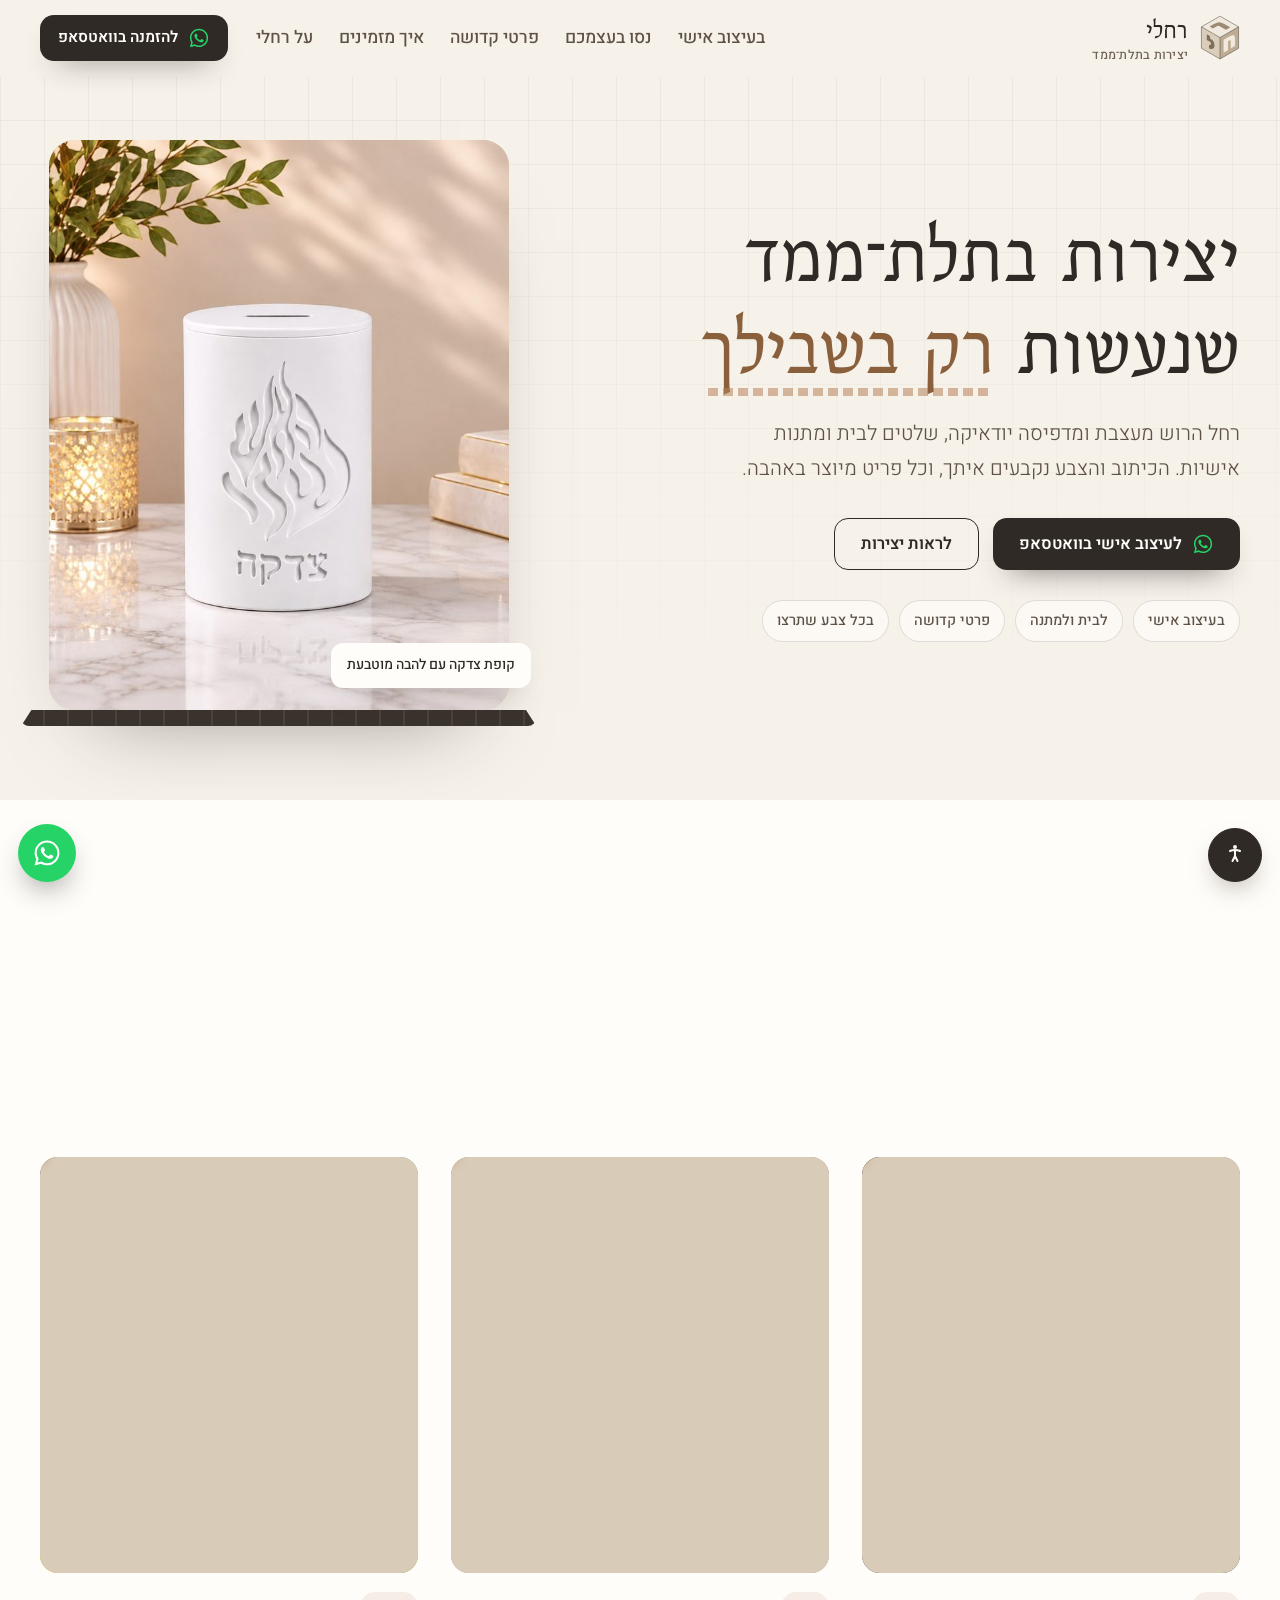
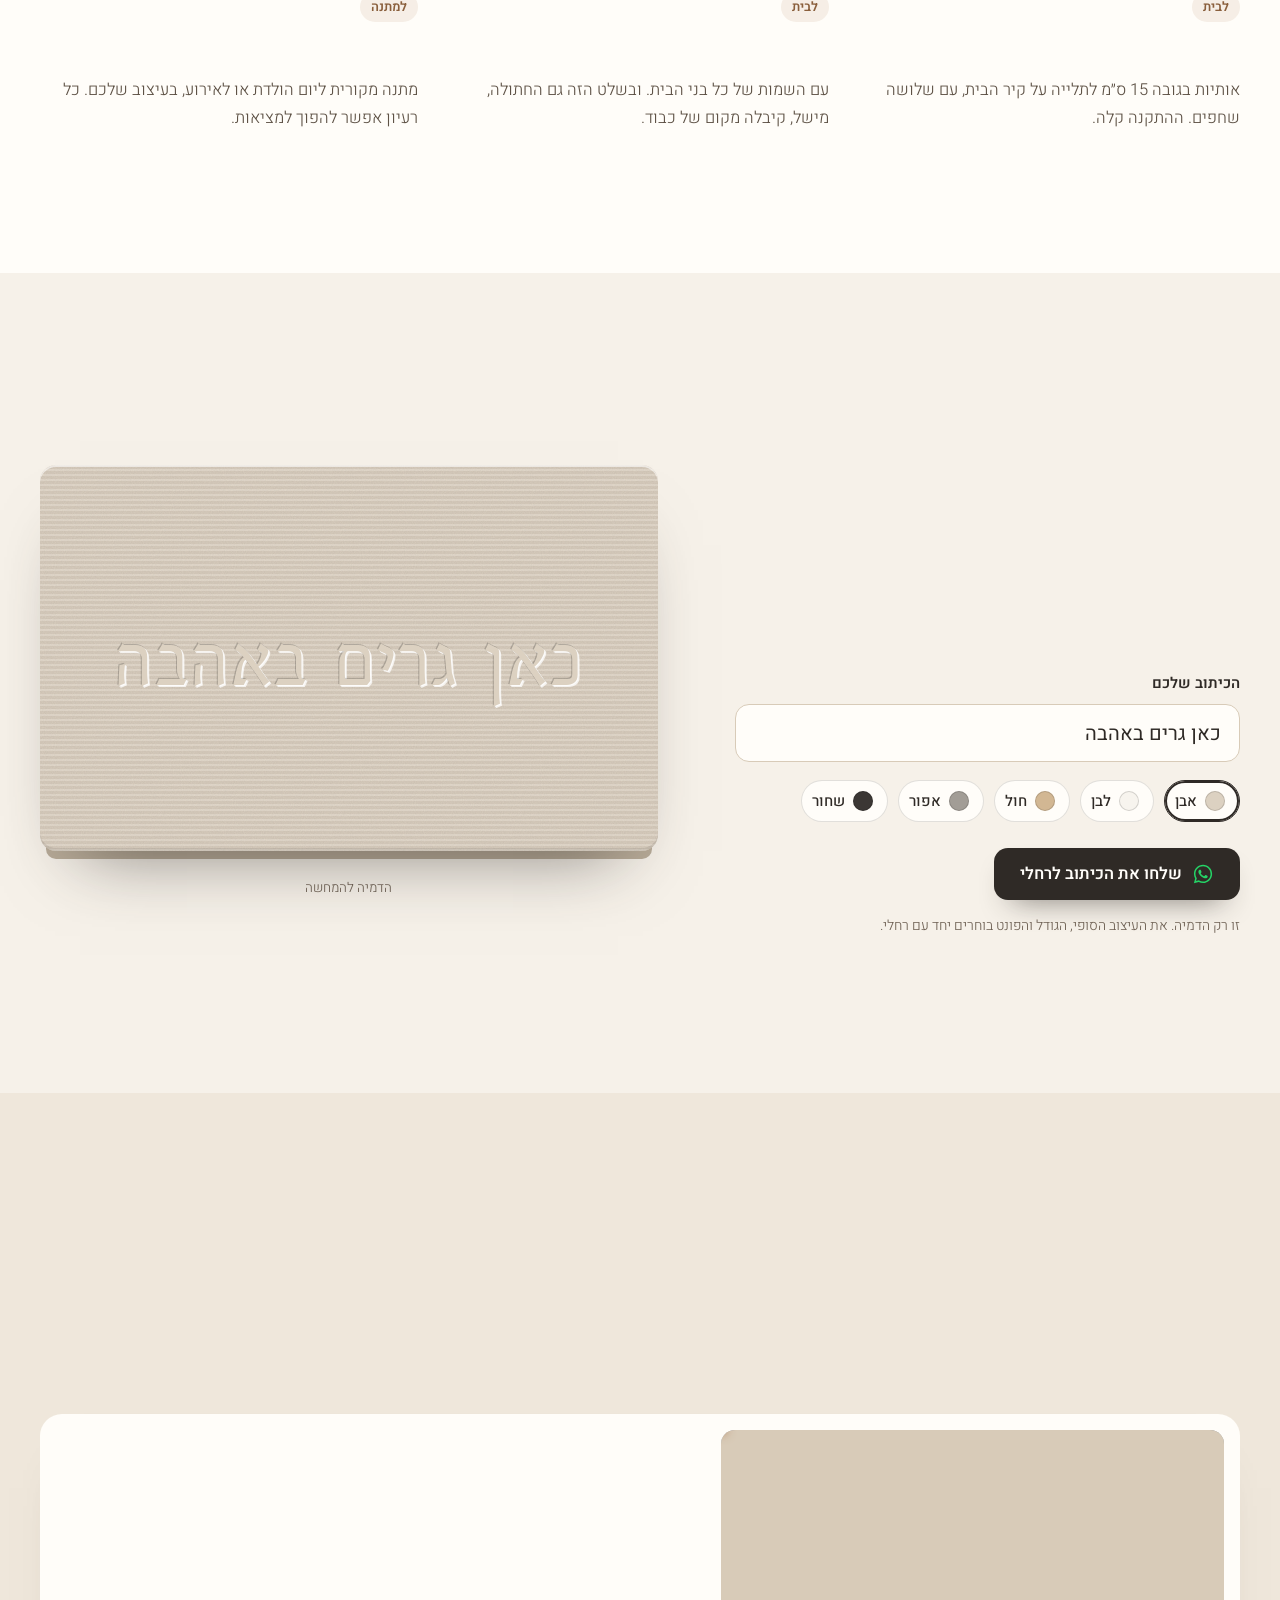
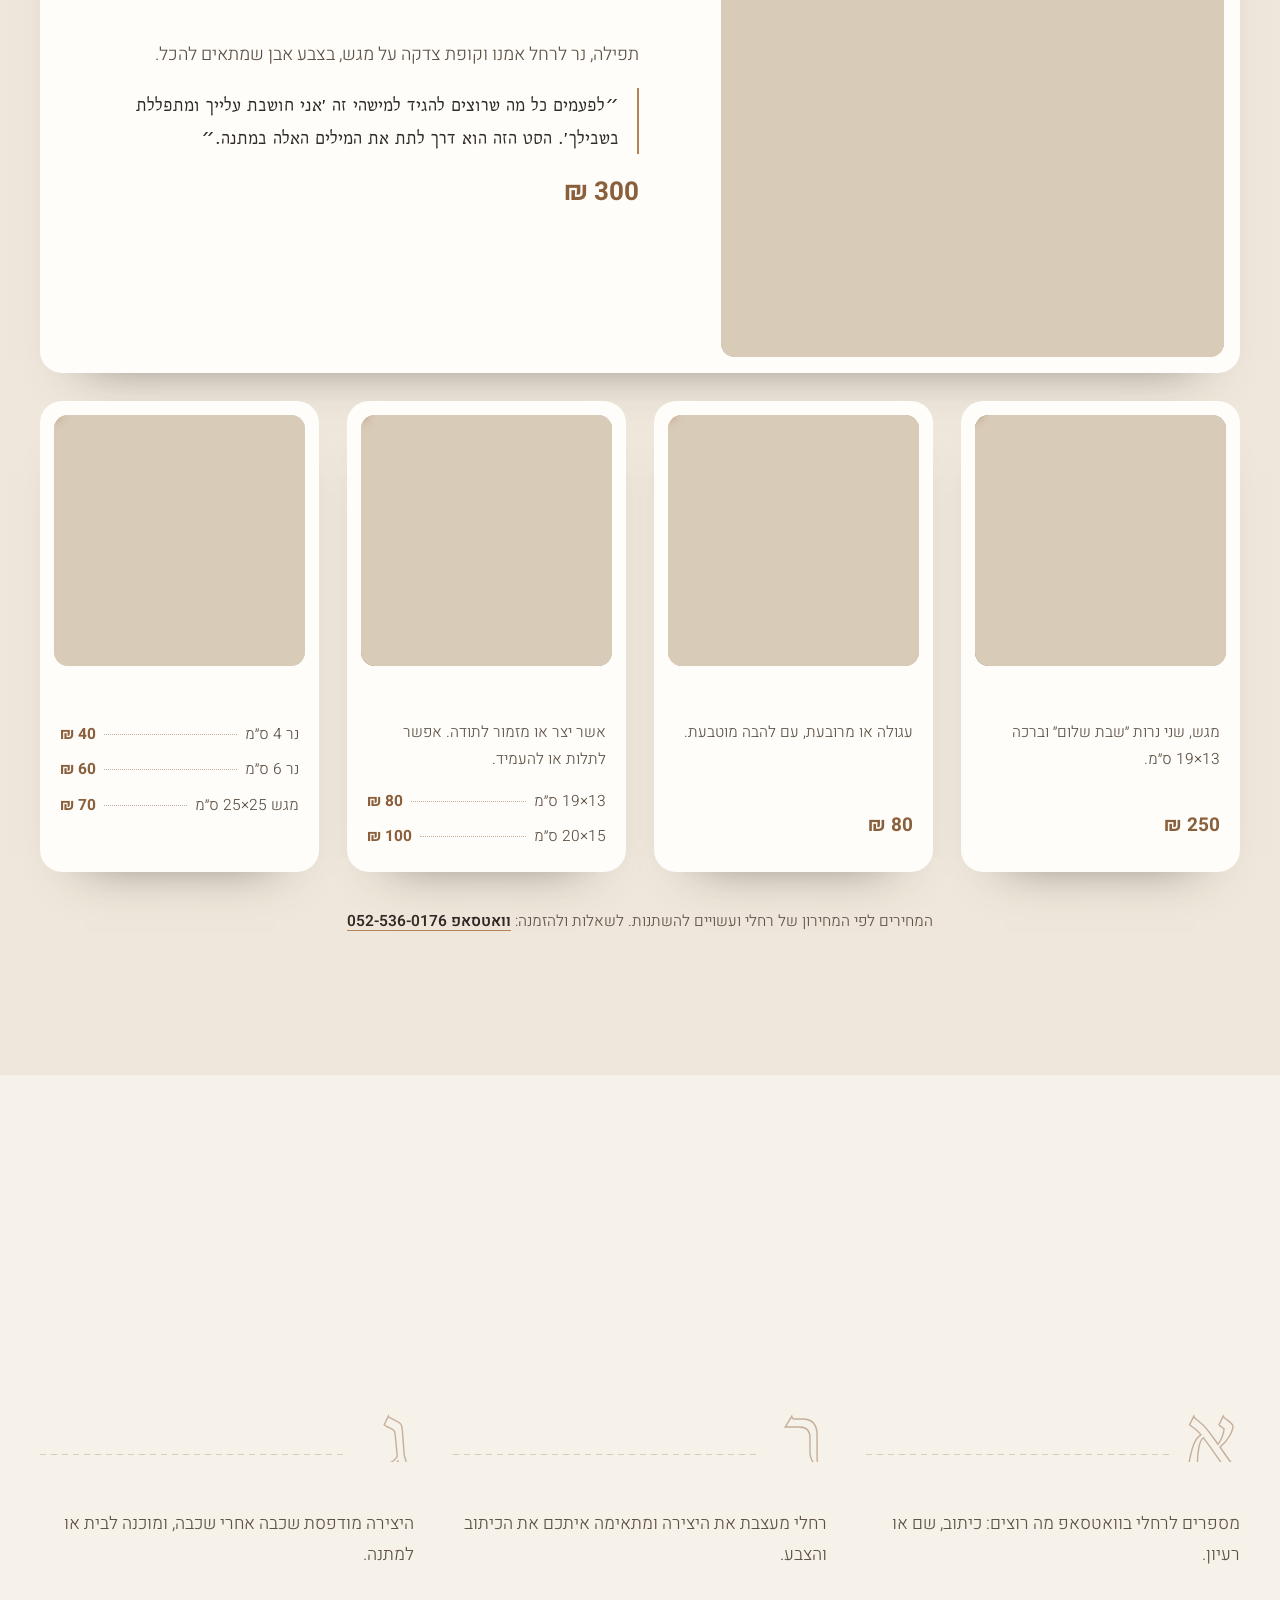
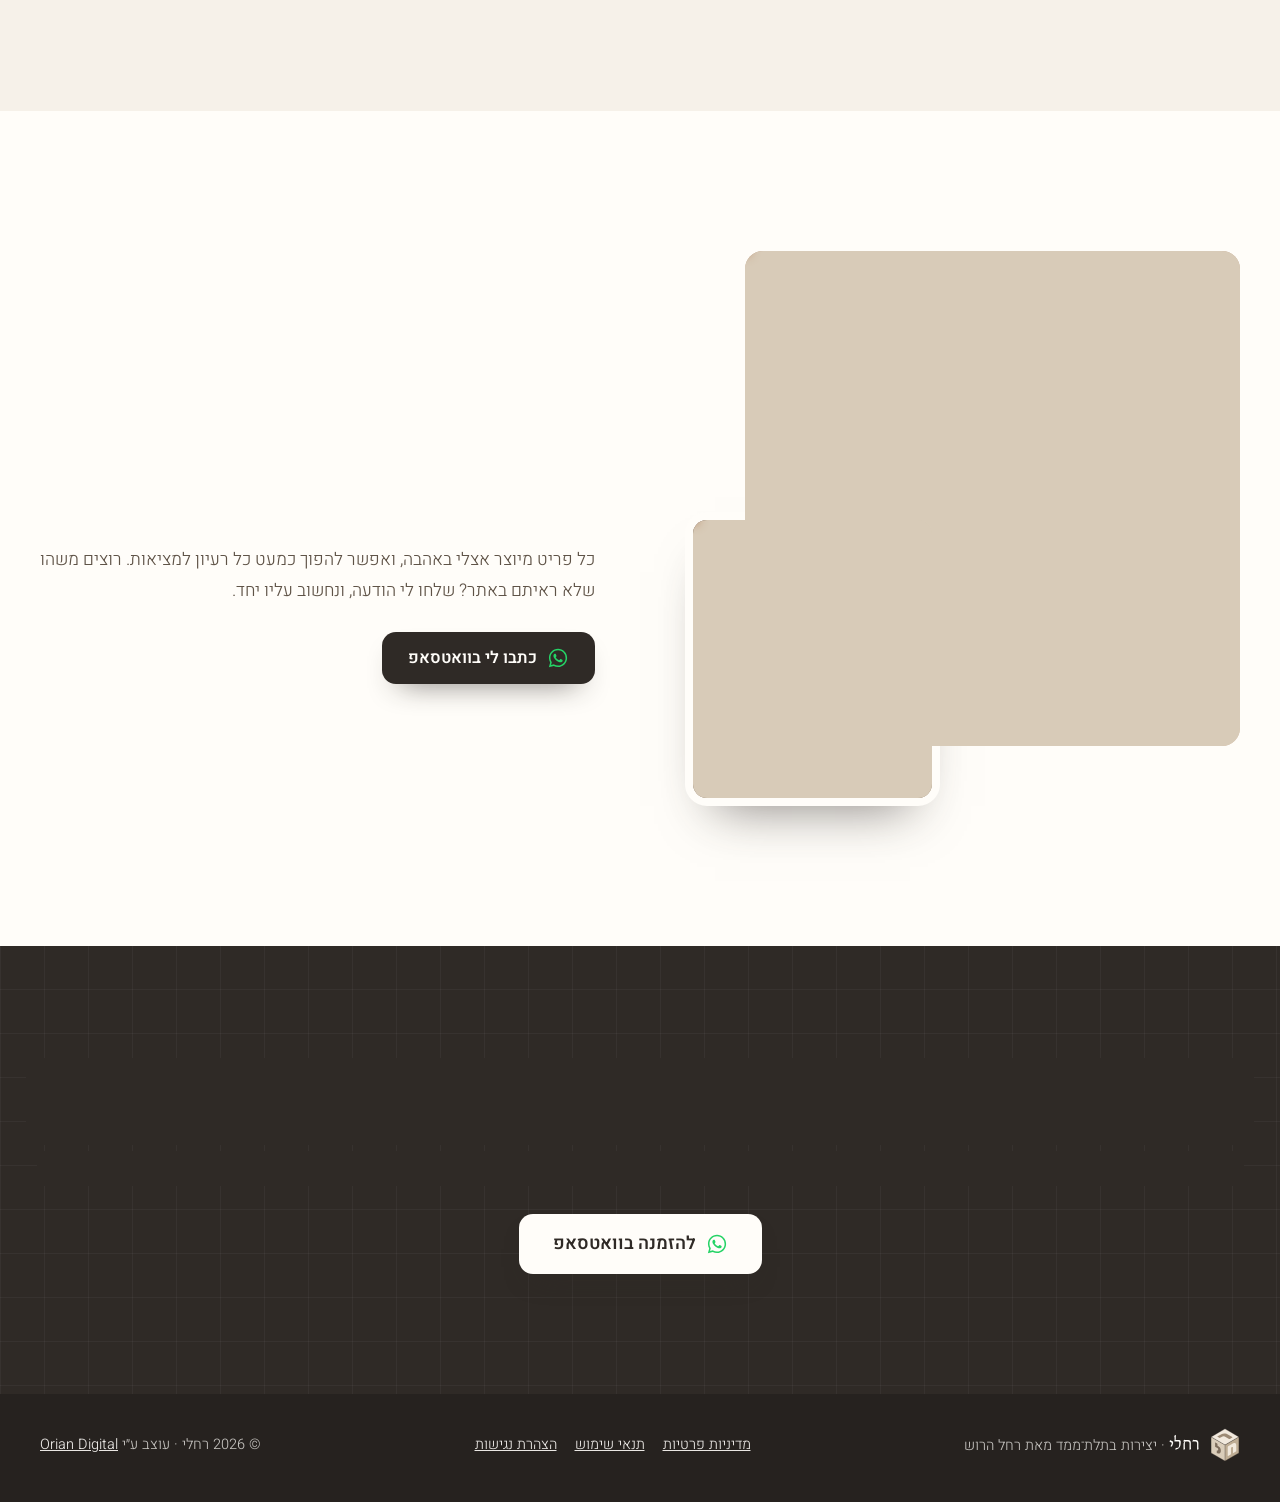
<file: index.html>
<!doctype html>
<html lang="he" dir="rtl">
<head>
<meta charset="utf-8">
<meta name="viewport" content="width=device-width, initial-scale=1, viewport-fit=cover">
<meta http-equiv="Content-Security-Policy" content="default-src 'self'; img-src 'self' data:; style-src 'self' 'unsafe-inline'; font-src 'self'; script-src 'self' 'sha256-WzhNe/BAjKiag2z9b2kW58XaSIFwF8tFuSYi5JisRZw='; connect-src 'self'; base-uri 'self'; form-action 'self'; upgrade-insecure-requests">
<title>רחלי | יצירות בתלת־ממד בעיצוב אישי ויודאיקה</title>
<meta name="description" content="רחל הרוש מעצבת ומדפיסה בתלת־ממד יודאיקה, שלטים לבית ומתנות אישיות: סט רחל אמנו, סט נרות שבת, קופות צדקה ושלטי שם. בכל צבע, בהזמנה בוואטסאפ.">
<link rel="canonical" href="https://oriantoledano-ship-it.github.io/racheli-art3d/">
<meta name="theme-color" content="#F6F1E9">
<meta property="og:type" content="website">
<meta property="og:locale" content="he_IL">
<meta property="og:site_name" content="רחלי · יצירות בתלת־ממד">
<meta property="og:title" content="רחלי | יצירות בתלת־ממד בעיצוב אישי ויודאיקה">
<meta property="og:description" content="יודאיקה, שלטים לבית ומתנות אישיות בהדפסת תלת־ממד, בכיתוב ובצבע שתבחרו.">
<meta property="og:url" content="https://oriantoledano-ship-it.github.io/racheli-art3d/">
<meta property="og:image" content="https://oriantoledano-ship-it.github.io/racheli-art3d/assets/img/og.jpg">
<meta property="og:image:width" content="1200">
<meta property="og:image:height" content="630">
<meta property="og:image:alt" content="סט הדלקת נרות שבת לבן: ברכה, ושני נרות שבת שלום על מגש">
<meta name="twitter:card" content="summary_large_image">
<link rel="icon" href="favicon.ico" sizes="any">
<link rel="icon" type="image/png" sizes="32x32" href="assets/img/favicon-32.png">
<link rel="apple-touch-icon" href="assets/img/apple-touch-icon.png">
<link rel="preload" href="assets/fonts/Bellefair-hebrew.woff2" as="font" type="font/woff2" crossorigin>
<link rel="preload" href="assets/img/hero.jpg" as="image" imagesrcset="assets/img/hero-700.jpg 700w, assets/img/hero.jpg 1100w" imagesizes="(max-width: 760px) 88vw, 460px">
<link rel="stylesheet" href="assets/fonts/fonts.css">
<link rel="stylesheet" href="assets/site.css?v=4">
<link rel="stylesheet" href="assets/a11y.css?v=4">
<script src="assets/framebust.js"></script>
<script src="assets/a11y.js?v=4"></script>
<script src="assets/site.js?v=4" defer></script>
<script type="application/ld+json">{"@context": "https://schema.org", "@graph": [{"@type": "WebSite", "@id": "https://oriantoledano-ship-it.github.io/racheli-art3d/#website", "url": "https://oriantoledano-ship-it.github.io/racheli-art3d/", "name": "רחלי · יצירות בתלת־ממד", "inLanguage": "he-IL", "publisher": {"@id": "https://oriantoledano-ship-it.github.io/racheli-art3d/#studio"}}, {"@type": "Organization", "@id": "https://oriantoledano-ship-it.github.io/racheli-art3d/#studio", "name": "רחלי · יצירות בתלת־ממד", "alternateName": "Racheli Art 3D", "url": "https://oriantoledano-ship-it.github.io/racheli-art3d/", "logo": "https://oriantoledano-ship-it.github.io/racheli-art3d/assets/img/apple-touch-icon.png", "image": "https://oriantoledano-ship-it.github.io/racheli-art3d/assets/img/og.jpg", "description": "יצירות בהדפסת תלת־ממד בעיצוב אישי: יודאיקה, שלטים לבית, מתנות אישיות ומשחקים. כל פריט מיוצר באהבה.", "founder": {"@type": "Person", "@id": "https://oriantoledano-ship-it.github.io/racheli-art3d/#rachel", "name": "רחל הרוש"}, "contactPoint": {"@type": "ContactPoint", "telephone": "+972-52-536-0176", "contactType": "הזמנות", "availableLanguage": "he"}, "sameAs": ["https://www.instagram.com/racheli_art3d/"], "makesOffer": [{"@type": "Offer", "price": 300, "priceCurrency": "ILS", "itemOffered": {"@type": "Product", "name": "סט רחל אמנו", "description": "תפילה, נר לרחל אמנו וקופת צדקה על מגש, בצבע אבן", "image": "https://oriantoledano-ship-it.github.io/racheli-art3d/assets/img/p-rachel.jpg"}}, {"@type": "Offer", "price": 250, "priceCurrency": "ILS", "itemOffered": {"@type": "Product", "name": "סט הדלקת נרות שבת", "description": "מגש, שני נרות שבת שלום וברכה 13×19 ס״מ", "image": "https://oriantoledano-ship-it.github.io/racheli-art3d/assets/img/p-shabbat.jpg"}}, {"@type": "Offer", "price": 80, "priceCurrency": "ILS", "itemOffered": {"@type": "Product", "name": "קופת צדקה", "description": "עגולה או מרובעת, עם להבה מוטבעת", "image": "https://oriantoledano-ship-it.github.io/racheli-art3d/assets/img/p-tzedakah.jpg"}}, {"@type": "Offer", "price": 80, "priceCurrency": "ILS", "itemOffered": {"@type": "Product", "name": "ברכה 13×19 ס״מ", "description": "אשר יצר או מזמור לתודה, לתלייה או כמעמד", "image": "https://oriantoledano-ship-it.github.io/racheli-art3d/assets/img/p-blessing.jpg"}}, {"@type": "Offer", "price": 100, "priceCurrency": "ILS", "itemOffered": {"@type": "Product", "name": "ברכה 15×20 ס״מ", "description": "אשר יצר או מזמור לתודה, לתלייה או כמעמד", "image": "https://oriantoledano-ship-it.github.io/racheli-art3d/assets/img/p-blessing.jpg"}}, {"@type": "Offer", "price": 40, "priceCurrency": "ILS", "itemOffered": {"@type": "Product", "name": "נר 4 ס״מ", "description": "נר בגימור אבן", "image": "https://oriantoledano-ship-it.github.io/racheli-art3d/assets/img/p-candles.jpg"}}, {"@type": "Offer", "price": 60, "priceCurrency": "ILS", "itemOffered": {"@type": "Product", "name": "נר 6 ס״מ", "description": "נר בגימור אבן", "image": "https://oriantoledano-ship-it.github.io/racheli-art3d/assets/img/p-candles.jpg"}}, {"@type": "Offer", "price": 70, "priceCurrency": "ILS", "itemOffered": {"@type": "Product", "name": "מגש 25×25 ס״מ", "description": "מגש בגימור אבן", "image": "https://oriantoledano-ship-it.github.io/racheli-art3d/assets/img/p-candles.jpg"}}]}, {"@type": "WebPage", "@id": "https://oriantoledano-ship-it.github.io/racheli-art3d/#webpage", "url": "https://oriantoledano-ship-it.github.io/racheli-art3d/", "name": "רחלי | יצירות בתלת־ממד בעיצוב אישי ויודאיקה", "isPartOf": {"@id": "https://oriantoledano-ship-it.github.io/racheli-art3d/#website"}, "about": {"@id": "https://oriantoledano-ship-it.github.io/racheli-art3d/#studio"}, "inLanguage": "he-IL", "primaryImageOfPage": {"@type": "ImageObject", "url": "https://oriantoledano-ship-it.github.io/racheli-art3d/assets/img/og.jpg", "width": 1200, "height": 630}}]}</script>
<script type="speculationrules">{"prefetch":[{"where":{"href_matches":"/racheli-art3d/*"},"eagerness":"moderate"}]}</script>
</head>
<body>
<div class="loader" id="loader" aria-hidden="true">
  <div class="loader__bed"></div>
  <div class="loader__rail"></div>
  <div class="loader__head"><span class="loader__car"></span><span class="loader__nz"></span><span class="loader__bead"></span></div>
</div>

<header class="nav" id="nav">
  <div class="shell nav__in">
    <a class="brand" href="#top">
      <span class="brand__mark" aria-hidden="true"><svg focusable="false" data-i="1" xmlns="http://www.w3.org/2000/svg" viewBox="360 92 280 316"><polygon points="500.0,100.0 629.9,175.0 500.0,250.0 370.1,175.0" fill="#F1E9DD"/><polygon points="370.1,175.0 500.0,250.0 500.0,400.0 370.1,325.0" fill="#D9CCB8"/><polygon points="500.0,250.0 629.9,175.0 629.9,325.0 500.0,400.0" fill="#BFAE95"/><line x1="370.1" y1="185.0" x2="500.0" y2="260.0" stroke="#FFFFFF" stroke-opacity=".22" stroke-width="1.2"/><line x1="500.0" y1="260.0" x2="629.9" y2="185.0" stroke="#000000" stroke-opacity=".07" stroke-width="1.2"/><line x1="370.1" y1="195.0" x2="500.0" y2="270.0" stroke="#FFFFFF" stroke-opacity=".22" stroke-width="1.2"/><line x1="500.0" y1="270.0" x2="629.9" y2="195.0" stroke="#000000" stroke-opacity=".07" stroke-width="1.2"/><line x1="370.1" y1="205.0" x2="500.0" y2="280.0" stroke="#FFFFFF" stroke-opacity=".22" stroke-width="1.2"/><line x1="500.0" y1="280.0" x2="629.9" y2="205.0" stroke="#000000" stroke-opacity=".07" stroke-width="1.2"/><line x1="370.1" y1="215.0" x2="500.0" y2="290.0" stroke="#FFFFFF" stroke-opacity=".22" stroke-width="1.2"/><line x1="500.0" y1="290.0" x2="629.9" y2="215.0" stroke="#000000" stroke-opacity=".07" stroke-width="1.2"/><line x1="370.1" y1="225.0" x2="500.0" y2="300.0" stroke="#FFFFFF" stroke-opacity=".22" stroke-width="1.2"/><line x1="500.0" y1="300.0" x2="629.9" y2="225.0" stroke="#000000" stroke-opacity=".07" stroke-width="1.2"/><line x1="370.1" y1="235.0" x2="500.0" y2="310.0" stroke="#FFFFFF" stroke-opacity=".22" stroke-width="1.2"/><line x1="500.0" y1="310.0" x2="629.9" y2="235.0" stroke="#000000" stroke-opacity=".07" stroke-width="1.2"/><line x1="370.1" y1="245.0" x2="500.0" y2="320.0" stroke="#FFFFFF" stroke-opacity=".22" stroke-width="1.2"/><line x1="500.0" y1="320.0" x2="629.9" y2="245.0" stroke="#000000" stroke-opacity=".07" stroke-width="1.2"/><line x1="370.1" y1="255.0" x2="500.0" y2="330.0" stroke="#FFFFFF" stroke-opacity=".22" stroke-width="1.2"/><line x1="500.0" y1="330.0" x2="629.9" y2="255.0" stroke="#000000" stroke-opacity=".07" stroke-width="1.2"/><line x1="370.1" y1="265.0" x2="500.0" y2="340.0" stroke="#FFFFFF" stroke-opacity=".22" stroke-width="1.2"/><line x1="500.0" y1="340.0" x2="629.9" y2="265.0" stroke="#000000" stroke-opacity=".07" stroke-width="1.2"/><line x1="370.1" y1="275.0" x2="500.0" y2="350.0" stroke="#FFFFFF" stroke-opacity=".22" stroke-width="1.2"/><line x1="500.0" y1="350.0" x2="629.9" y2="275.0" stroke="#000000" stroke-opacity=".07" stroke-width="1.2"/><line x1="370.1" y1="285.0" x2="500.0" y2="360.0" stroke="#FFFFFF" stroke-opacity=".22" stroke-width="1.2"/><line x1="500.0" y1="360.0" x2="629.9" y2="285.0" stroke="#000000" stroke-opacity=".07" stroke-width="1.2"/><line x1="370.1" y1="295.0" x2="500.0" y2="370.0" stroke="#FFFFFF" stroke-opacity=".22" stroke-width="1.2"/><line x1="500.0" y1="370.0" x2="629.9" y2="295.0" stroke="#000000" stroke-opacity=".07" stroke-width="1.2"/><line x1="370.1" y1="305.0" x2="500.0" y2="380.0" stroke="#FFFFFF" stroke-opacity=".22" stroke-width="1.2"/><line x1="500.0" y1="380.0" x2="629.9" y2="305.0" stroke="#000000" stroke-opacity=".07" stroke-width="1.2"/><line x1="370.1" y1="315.0" x2="500.0" y2="390.0" stroke="#FFFFFF" stroke-opacity=".22" stroke-width="1.2"/><line x1="500.0" y1="390.0" x2="629.9" y2="315.0" stroke="#000000" stroke-opacity=".07" stroke-width="1.2"/><path d="M54.4 0.0Q53.3 0.0 52.5 -0.75Q51.7 -1.5 51.7 -2.6V-32.1Q51.7 -35.9 49.85 -37.75Q48.0 -39.6 44.3 -39.6H27.599999999999998Q26.5 -39.6 25.7 -40.400000000000006Q24.9 -41.2 24.9 -42.300000000000004V-54.400000000000006Q24.9 -55.5 25.7 -56.3Q26.5 -57.1 27.599999999999998 -57.1H44.9Q54.2 -57.1 60.7 -54.95Q67.2 -52.800000000000004 70.6 -47.5Q74.0 -42.2 74.0 -32.7V-2.7Q74.0 -1.6 73.2 -0.8Q72.4 0.0 71.30000000000001 0.0Z" fill="#9C8A74" transform="matrix(129.904,-75.000,129.904,75.000,370.10,175.00) translate(.5,0.200) scale(0.01051) translate(-50,57.10)"/><path d="M23.75 0.0Q22.650000000000002 0.0 21.85 -0.8Q21.05 -1.6 21.05 -2.7V-54.400000000000006Q21.05 -55.5 21.85 -56.3Q22.650000000000002 -57.1 23.75 -57.1H50.35Q59.85 -57.1 66.35 -54.85Q72.85 -52.6 76.2 -47.05Q79.55000000000001 -41.5 79.55000000000001 -31.700000000000003V-2.7Q79.55000000000001 -1.6 78.75 -0.8Q77.95 0.0 76.85 0.0H59.95Q58.85 0.0 58.050000000000004 -0.75Q57.25000000000001 -1.5 57.25000000000001 -2.6V-32.1Q57.25000000000001 -35.9 55.400000000000006 -37.75Q53.550000000000004 -39.6 49.85 -39.6H43.35V-2.7Q43.35 -1.6 42.55 -0.8Q41.75 0.0 40.650000000000006 0.0Z" fill="#F1E9DD" transform="matrix(129.904,-75.000,0.000,150.000,500.00,250.00) translate(.5,0.200) scale(0.01051) translate(-50,57.10)"/><path d="M41.75 1.5Q40.75 1.7000000000000002 39.85 0.55Q38.95 -0.6000000000000001 38.95 -1.7000000000000002V-15.600000000000001Q38.95 -16.7 39.800000000000004 -17.75Q40.650000000000006 -18.8 41.650000000000006 -19.200000000000003L44.35 -20.3Q46.150000000000006 -21.1 47.75 -22.450000000000003Q49.35 -23.8 50.35 -26.0Q51.35 -28.200000000000003 51.35 -31.5Q51.35 -34.0 50.85 -35.55Q50.35 -37.1 49.05 -37.85Q47.75 -38.6 45.25 -38.6H43.55Q42.55 -38.6 41.7 -39.400000000000006Q40.85 -40.2 40.85 -41.300000000000004V-54.6Q40.85 -55.6 41.7 -56.35Q42.55 -57.1 43.55 -57.1H50.25Q59.050000000000004 -57.1 64.35000000000001 -54.0Q69.65 -50.900000000000006 72.05000000000001 -45.400000000000006Q74.45 -39.900000000000006 74.45 -32.6Q74.45 -26.0 72.1 -20.5Q69.75 -15.0 65.65 -10.8Q61.550000000000004 -6.6000000000000005 56.45 -3.7500000000000004Q51.35 -0.9 45.75 0.5ZM48.150000000000006 -38.6H27.05Q25.95 -38.6 25.15 -39.400000000000006Q24.35 -40.2 24.35 -41.300000000000004V-68.3Q24.35 -69.4 25.15 -70.2Q25.95 -71.0 27.05 -71.0H42.35Q43.45 -71.0 44.25 -70.2Q45.05 -69.4 45.05 -68.3V-57.1H48.150000000000006Z" fill="#7E6E5D" transform="matrix(129.904,75.000,0.000,150.000,370.10,175.00) translate(.5,0.200) scale(0.00827) translate(-50,71.00)"/><polyline points="370.1,175.0 500.0,100.0 629.9,175.0 629.9,325.0 500.0,400.0 370.1,325.0 370.1,175.0" fill="none" stroke="#2F2A26" stroke-width="3" stroke-linejoin="round"/><polyline points="370.1,175.0 500.0,250.0 629.9,175.0" fill="none" stroke="#2F2A26" stroke-width="3" stroke-linejoin="round"/><line x1="500" y1="250" x2="500" y2="400" stroke="#2F2A26" stroke-width="3"/></svg></span>
      <span class="brand__txt"><b>רחלי</b><small>יצירות בתלת־ממד</small></span>
    </a>
    <nav class="nav__links" aria-label="ניווט ראשי">
      <a href="#custom">בעיצוב אישי</a>
      <a href="#try">נסו בעצמכם</a>
      <a href="#judaica">פרטי קדושה</a>
      <a href="#order">איך מזמינים</a>
      <a href="#about">על רחלי</a>
    </nav>
    <a class="btn btn--wa nav__cta" href="https://wa.me/972525360176?text=%D7%94%D7%99%D7%99%20%D7%A8%D7%97%D7%9C%D7%99%2C%20%D7%94%D7%92%D7%A2%D7%AA%D7%99%20%D7%9E%D7%94%D7%90%D7%AA%D7%A8%20%D7%95%D7%90%D7%A9%D7%9E%D7%97%20%D7%9C%D7%A9%D7%9E%D7%95%D7%A2%20%D7%A2%D7%9C%20%D7%99%D7%A6%D7%99%D7%A8%D7%94" target="_blank" rel="noopener noreferrer"><svg viewBox="0 0 24 24" aria-hidden="true"><path fill="currentColor" d="M12.04 2C6.58 2 2.13 6.45 2.13 11.91c0 1.75.46 3.45 1.32 4.95L2.05 22l5.25-1.38c1.45.79 3.08 1.21 4.74 1.21 5.46 0 9.91-4.45 9.91-9.91C21.95 6.45 17.5 2 12.04 2zm0 18.15c-1.48 0-2.93-.4-4.2-1.15l-.3-.18-3.12.82.83-3.04-.2-.31a8.26 8.26 0 0 1-1.26-4.38c0-4.54 3.7-8.24 8.25-8.24 2.2 0 4.27.86 5.83 2.42a8.18 8.18 0 0 1 2.41 5.83c0 4.54-3.7 8.23-8.24 8.23zm4.52-6.16c-.25-.12-1.47-.72-1.69-.81-.23-.08-.39-.12-.56.12-.17.25-.64.81-.78.97-.14.17-.29.19-.54.06-.25-.12-1.05-.39-1.99-1.23-.74-.66-1.23-1.47-1.38-1.72-.14-.25-.02-.38.11-.51.11-.11.25-.29.37-.43.12-.14.17-.25.25-.41.08-.17.04-.31-.02-.43-.06-.12-.56-1.34-.76-1.84-.2-.48-.41-.42-.56-.43h-.48c-.17 0-.43.06-.66.31-.22.25-.86.85-.86 2.07 0 1.22.89 2.4 1.01 2.56.12.17 1.75 2.67 4.23 3.74.59.26 1.05.41 1.41.52.59.19 1.13.16 1.56.1.48-.07 1.47-.6 1.67-1.18.21-.58.21-1.07.14-1.18-.06-.1-.23-.16-.48-.28z"/></svg>להזמנה בוואטסאפ</a>
    <button class="nav__burger" type="button" aria-label="פתיחת תפריט" aria-expanded="false" aria-controls="drawer"><span></span><span></span><span></span></button>
  </div>
</header>

<div class="drawer" id="drawer" hidden>
  <nav aria-label="ניווט במובייל">
    <a href="#custom">בעיצוב אישי</a>
    <a href="#try">נסו בעצמכם</a>
    <a href="#judaica">פרטי קדושה</a>
    <a href="#order">איך מזמינים</a>
    <a href="#about">על רחלי</a>
  </nav>
  <a class="btn btn--wa" href="https://wa.me/972525360176?text=%D7%94%D7%99%D7%99%20%D7%A8%D7%97%D7%9C%D7%99%2C%20%D7%94%D7%92%D7%A2%D7%AA%D7%99%20%D7%9E%D7%94%D7%90%D7%AA%D7%A8%20%D7%95%D7%90%D7%A9%D7%9E%D7%97%20%D7%9C%D7%A9%D7%9E%D7%95%D7%A2%20%D7%A2%D7%9C%20%D7%99%D7%A6%D7%99%D7%A8%D7%94" target="_blank" rel="noopener noreferrer"><svg viewBox="0 0 24 24" aria-hidden="true"><path fill="currentColor" d="M12.04 2C6.58 2 2.13 6.45 2.13 11.91c0 1.75.46 3.45 1.32 4.95L2.05 22l5.25-1.38c1.45.79 3.08 1.21 4.74 1.21 5.46 0 9.91-4.45 9.91-9.91C21.95 6.45 17.5 2 12.04 2zm0 18.15c-1.48 0-2.93-.4-4.2-1.15l-.3-.18-3.12.82.83-3.04-.2-.31a8.26 8.26 0 0 1-1.26-4.38c0-4.54 3.7-8.24 8.25-8.24 2.2 0 4.27.86 5.83 2.42a8.18 8.18 0 0 1 2.41 5.83c0 4.54-3.7 8.23-8.24 8.23zm4.52-6.16c-.25-.12-1.47-.72-1.69-.81-.23-.08-.39-.12-.56.12-.17.25-.64.81-.78.97-.14.17-.29.19-.54.06-.25-.12-1.05-.39-1.99-1.23-.74-.66-1.23-1.47-1.38-1.72-.14-.25-.02-.38.11-.51.11-.11.25-.29.37-.43.12-.14.17-.25.25-.41.08-.17.04-.31-.02-.43-.06-.12-.56-1.34-.76-1.84-.2-.48-.41-.42-.56-.43h-.48c-.17 0-.43.06-.66.31-.22.25-.86.85-.86 2.07 0 1.22.89 2.4 1.01 2.56.12.17 1.75 2.67 4.23 3.74.59.26 1.05.41 1.41.52.59.19 1.13.16 1.56.1.48-.07 1.47-.6 1.67-1.18.21-.58.21-1.07.14-1.18-.06-.1-.23-.16-.48-.28z"/></svg>להזמנה בוואטסאפ</a>
</div>

<main id="top">

<section class="hero" aria-label="רחלי, יצירות בתלת־ממד">
  <div class="shell hero__in">
    <div class="hero__copy">
      <h1 class="hero__title"><span class="ln">יצירות בתלת־ממד</span> <span class="ln">שנעשות <em>רק בשבילך</em></span></h1>
      <p class="hero__lede">רחל הרוש מעצבת ומדפיסה יודאיקה, שלטים לבית ומתנות אישיות. הכיתוב והצבע נקבעים איתך, וכל פריט מיוצר באהבה.</p>
      <div class="hero__cta">
        <a class="btn btn--wa" href="https://wa.me/972525360176?text=%D7%94%D7%99%D7%99%20%D7%A8%D7%97%D7%9C%D7%99%2C%20%D7%94%D7%92%D7%A2%D7%AA%D7%99%20%D7%9E%D7%94%D7%90%D7%AA%D7%A8%20%D7%95%D7%90%D7%A9%D7%9E%D7%97%20%D7%9C%D7%A9%D7%9E%D7%95%D7%A2%20%D7%A2%D7%9C%20%D7%99%D7%A6%D7%99%D7%A8%D7%94" target="_blank" rel="noopener noreferrer"><svg viewBox="0 0 24 24" aria-hidden="true"><path fill="currentColor" d="M12.04 2C6.58 2 2.13 6.45 2.13 11.91c0 1.75.46 3.45 1.32 4.95L2.05 22l5.25-1.38c1.45.79 3.08 1.21 4.74 1.21 5.46 0 9.91-4.45 9.91-9.91C21.95 6.45 17.5 2 12.04 2zm0 18.15c-1.48 0-2.93-.4-4.2-1.15l-.3-.18-3.12.82.83-3.04-.2-.31a8.26 8.26 0 0 1-1.26-4.38c0-4.54 3.7-8.24 8.25-8.24 2.2 0 4.27.86 5.83 2.42a8.18 8.18 0 0 1 2.41 5.83c0 4.54-3.7 8.23-8.24 8.23zm4.52-6.16c-.25-.12-1.47-.72-1.69-.81-.23-.08-.39-.12-.56.12-.17.25-.64.81-.78.97-.14.17-.29.19-.54.06-.25-.12-1.05-.39-1.99-1.23-.74-.66-1.23-1.47-1.38-1.72-.14-.25-.02-.38.11-.51.11-.11.25-.29.37-.43.12-.14.17-.25.25-.41.08-.17.04-.31-.02-.43-.06-.12-.56-1.34-.76-1.84-.2-.48-.41-.42-.56-.43h-.48c-.17 0-.43.06-.66.31-.22.25-.86.85-.86 2.07 0 1.22.89 2.4 1.01 2.56.12.17 1.75 2.67 4.23 3.74.59.26 1.05.41 1.41.52.59.19 1.13.16 1.56.1.48-.07 1.47-.6 1.67-1.18.21-.58.21-1.07.14-1.18-.06-.1-.23-.16-.48-.28z"/></svg>לעיצוב אישי בוואטסאפ</a>
        <a class="btn btn--line" href="#custom">לראות יצירות</a>
      </div>
      <ul class="hero__tags">
        <li>בעיצוב אישי</li>
        <li>לבית ולמתנה</li>
        <li>פרטי קדושה</li>
        <li>בכל צבע שתרצו</li>
      </ul>
    </div>
    <figure class="hero__media">
      <div class="pr pr--hero">
        <img decoding="async" src="assets/img/hero.jpg" srcset="assets/img/hero-700.jpg 700w, assets/img/hero.jpg 1100w" sizes="(max-width: 760px) 88vw, 460px" alt="קופת צדקה לבנה עם להבה מוטבעת והמילה צדקה, על משטח שיש" width="1100" height="1363" fetchpriority="high">
      </div>
      <figcaption>קופת צדקה עם להבה מוטבעת</figcaption>
    </figure>
  </div>
</section>

<section class="custom" id="custom">
  <div class="shell">
    <header class="sec-head">
      <h2 class="h2 rv">אין שתי יצירות זהות</h2>
      <p class="lede rv">השם שלכם, המשפט שלכם, ואפילו החתולה של הבית. רחלי לוקחת רעיון והופכת אותו ליצירה שאין לאף אחד אחר.</p>
    </header>
    <div class="cards">
      <article class="card rv">
        <div class="pr"><img decoding="async" src="assets/img/c-family-600.jpg" srcset="assets/img/c-family-600.jpg 600w, assets/img/c-family.jpg 1000w" sizes="(max-width: 760px) 92vw, 380px" alt="שלט שם משפחה בתלת־ממד על קיר הבית, עם שחפים" width="600" height="438" loading="lazy"></div>
        <span class="card__kind">לבית</span>
        <h3>שלט שם משפחה</h3>
        <p>אותיות בגובה 15 ס״מ לתלייה על קיר הבית, עם שלושה שחפים. ההתקנה קלה.</p>
      </article>
      <article class="card rv">
        <div class="pr"><img decoding="async" src="assets/img/c-entrance-600.jpg" srcset="assets/img/c-entrance-600.jpg 600w, assets/img/c-entrance.jpg 1000w" sizes="(max-width: 760px) 92vw, 380px" alt="שלט כניסה לבן בכתב יד: כאן גרים בכיף, עם השמות וטביעת כף רגל של חתולה" width="600" height="606" loading="lazy"></div>
        <span class="card__kind">לבית</span>
        <h3>שלט כניסה לבית</h3>
        <p>עם השמות של כל בני הבית. ובשלט הזה גם החתולה, מישל, קיבלה מקום של כבוד.</p>
      </article>
      <article class="card rv">
        <div class="pr"><img decoding="async" src="assets/img/c-keychains-600.jpg" srcset="assets/img/c-keychains-600.jpg 600w, assets/img/c-keychains.jpg 1000w" sizes="(max-width: 760px) 92vw, 380px" alt="מחזיקי מפתחות צבעוניים בעיצוב אישי, תלויים על לוח עץ באירוע" width="600" height="729" loading="lazy"></div>
        <span class="card__kind">למתנה</span>
        <h3>מחזיקי מפתחות לאירוע</h3>
        <p>מתנה מקורית ליום הולדת או לאירוע, בעיצוב שלכם. כל רעיון אפשר להפוך למציאות.</p>
      </article>
    </div>
  </div>
</section>

<section class="try" id="try">
  <div class="shell try__in">
    <div class="try__copy">
      <h2 class="h2 rv">תכתבו, ותראו את זה קורה</h2>
      <p class="lede rv">כתבו את הכיתוב שלכם ובחרו צבע, ותראו בערך איך השלט ייראה כשהוא יוצא מהמדפסת.</p>
      <label class="field rv" for="tryText"><span>הכיתוב שלכם</span>
        <input id="tryText" type="text" maxlength="34" value="כאן גרים באהבה" autocomplete="off">
      </label>
      <div class="swatches rv" role="radiogroup" aria-label="צבע">
        <button type="button" class="sw is-on" role="radio" aria-checked="true" data-c="stone" style="--c:#DCD1C1">אבן</button>
        <button type="button" class="sw" role="radio" aria-checked="false" data-c="white" style="--c:#F7F4EE">לבן</button>
        <button type="button" class="sw" role="radio" aria-checked="false" data-c="sand" style="--c:#D2B793">חול</button>
        <button type="button" class="sw" role="radio" aria-checked="false" data-c="grey" style="--c:#A29D96">אפור</button>
        <button type="button" class="sw" role="radio" aria-checked="false" data-c="black" style="--c:#3B3734">שחור</button>
      </div>
      <a class="btn btn--wa rv" id="trySend" href="https://wa.me/972525360176?text=%D7%94%D7%99%D7%99%20%D7%A8%D7%97%D7%9C%D7%99%2C%20%D7%94%D7%92%D7%A2%D7%AA%D7%99%20%D7%9E%D7%94%D7%90%D7%AA%D7%A8%20%D7%95%D7%90%D7%A9%D7%9E%D7%97%20%D7%9C%D7%A9%D7%9E%D7%95%D7%A2%20%D7%A2%D7%9C%20%D7%99%D7%A6%D7%99%D7%A8%D7%94" target="_blank" rel="noopener noreferrer"><svg viewBox="0 0 24 24" aria-hidden="true"><path fill="currentColor" d="M12.04 2C6.58 2 2.13 6.45 2.13 11.91c0 1.75.46 3.45 1.32 4.95L2.05 22l5.25-1.38c1.45.79 3.08 1.21 4.74 1.21 5.46 0 9.91-4.45 9.91-9.91C21.95 6.45 17.5 2 12.04 2zm0 18.15c-1.48 0-2.93-.4-4.2-1.15l-.3-.18-3.12.82.83-3.04-.2-.31a8.26 8.26 0 0 1-1.26-4.38c0-4.54 3.7-8.24 8.25-8.24 2.2 0 4.27.86 5.83 2.42a8.18 8.18 0 0 1 2.41 5.83c0 4.54-3.7 8.23-8.24 8.23zm4.52-6.16c-.25-.12-1.47-.72-1.69-.81-.23-.08-.39-.12-.56.12-.17.25-.64.81-.78.97-.14.17-.29.19-.54.06-.25-.12-1.05-.39-1.99-1.23-.74-.66-1.23-1.47-1.38-1.72-.14-.25-.02-.38.11-.51.11-.11.25-.29.37-.43.12-.14.17-.25.25-.41.08-.17.04-.31-.02-.43-.06-.12-.56-1.34-.76-1.84-.2-.48-.41-.42-.56-.43h-.48c-.17 0-.43.06-.66.31-.22.25-.86.85-.86 2.07 0 1.22.89 2.4 1.01 2.56.12.17 1.75 2.67 4.23 3.74.59.26 1.05.41 1.41.52.59.19 1.13.16 1.56.1.48-.07 1.47-.6 1.67-1.18.21-.58.21-1.07.14-1.18-.06-.1-.23-.16-.48-.28z"/></svg>שלחו את הכיתוב לרחלי</a>
      <p class="try__note rv">זו רק הדמיה. את העיצוב הסופי, הגודל והפונט בוחרים יחד עם רחלי.</p>
    </div>
    <div class="plaque-wrap rv" aria-live="polite">
      <div class="plaque" id="plaque" data-c="stone">
        <span class="plaque__txt" id="plaqueTxt">כאן גרים באהבה</span>
      </div>
      <p class="plaque__cap">הדמיה להמחשה</p>
    </div>
  </div>
</section>

<section class="judaica" id="judaica">
  <div class="shell">
    <header class="sec-head">
      <h2 class="h2 rv">פרטי קדושה</h2>
      <p class="lede rv">יודאיקה בגימור של אבן, לבית ולמתנה. אפשר להדפיס בכל צבע שתרצו.</p>
    </header>
    <div class="products">
      <article class="prod prod--wide rv">
        <div class="pr"><img decoding="async" src="assets/img/p-rachel-600.jpg" srcset="assets/img/p-rachel-600.jpg 600w, assets/img/p-rachel.jpg 1000w" sizes="(max-width: 760px) 92vw, 520px" alt="סט רחל אמנו בצבע אבן: תפילה, נר לרחל אמנו וקופת צדקה על מגש" width="600" height="750" loading="lazy"></div>
        <div class="prod__body">
          <h3>סט רחל אמנו</h3>
          <p>תפילה, נר לרחל אמנו וקופת צדקה על מגש, בצבע אבן שמתאים להכל.</p>
          <blockquote>״לפעמים כל מה שרוצים להגיד למישהי זה ׳אני חושבת עלייך ומתפללת בשבילך׳. הסט הזה הוא דרך לתת את המילים האלה במתנה.״</blockquote>
          <p class="price">300 ₪</p>
        </div>
      </article>
      <article class="prod rv">
        <div class="pr"><img decoding="async" src="assets/img/p-shabbat-600.jpg" srcset="assets/img/p-shabbat-600.jpg 600w, assets/img/p-shabbat.jpg 1200w" sizes="(max-width: 760px) 92vw, 380px" alt="סט הדלקת נרות שבת לבן: ברכה ושני נרות שבת שלום על מגש" width="600" height="640" loading="lazy"></div>
        <h3>סט הדלקת נרות שבת</h3>
        <p>מגש, שני נרות ״שבת שלום״ וברכה 13×19 ס״מ.</p>
        <p class="price">250 ₪</p>
      </article>
      <article class="prod rv">
        <div class="pr"><img decoding="async" src="assets/img/p-tzedakah-600.jpg" srcset="assets/img/p-tzedakah-600.jpg 600w, assets/img/p-tzedakah.jpg 900w" sizes="(max-width: 760px) 92vw, 380px" alt="קופת צדקה בגימור אבן עם להבה מוטבעת" width="600" height="600" loading="lazy"></div>
        <h3>קופת צדקה</h3>
        <p>עגולה או מרובעת, עם להבה מוטבעת.</p>
        <p class="price">80 ₪</p>
      </article>
      <article class="prod rv">
        <div class="pr"><img decoding="async" src="assets/img/p-blessing-600.jpg" srcset="assets/img/p-blessing-600.jpg 600w, assets/img/p-blessing.jpg 1000w" sizes="(max-width: 760px) 92vw, 380px" alt="ברכת מזמור לתודה לבנה עם שוליים בגימור אבן, ביד" width="600" height="609" loading="lazy"></div>
        <h3>ברכה לבית</h3>
        <p>אשר יצר או מזמור לתודה. אפשר לתלות או להעמיד.</p>
        <ul class="plist">
          <li><span>13×19 ס״מ</span><i></i><b>80 ₪</b></li>
          <li><span>15×20 ס״מ</span><i></i><b>100 ₪</b></li>
        </ul>
      </article>
      <article class="prod rv">
        <div class="pr"><img decoding="async" src="assets/img/p-candles-600.jpg" srcset="assets/img/p-candles-600.jpg 600w, assets/img/p-candles.jpg 1000w" sizes="(max-width: 760px) 92vw, 380px" alt="נרות בגימור אבן עם כיתוב שבת שלום, קופת צדקה וברכה" width="600" height="643" loading="lazy"></div>
        <h3>פריטים בודדים</h3>
        <ul class="plist">
          <li><span>נר 4 ס״מ</span><i></i><b>40 ₪</b></li>
          <li><span>נר 6 ס״מ</span><i></i><b>60 ₪</b></li>
          <li><span>מגש 25×25 ס״מ</span><i></i><b>70 ₪</b></li>
        </ul>
      </article>
    </div>
    <p class="judaica__note rv">המחירים לפי המחירון של רחלי ועשויים להשתנות. לשאלות ולהזמנה: <a href="https://wa.me/972525360176?text=%D7%94%D7%99%D7%99%20%D7%A8%D7%97%D7%9C%D7%99%2C%20%D7%94%D7%92%D7%A2%D7%AA%D7%99%20%D7%9E%D7%94%D7%90%D7%AA%D7%A8%20%D7%95%D7%90%D7%A9%D7%9E%D7%97%20%D7%9C%D7%A9%D7%9E%D7%95%D7%A2%20%D7%A2%D7%9C%20%D7%99%D7%A6%D7%99%D7%A8%D7%94" target="_blank" rel="noopener noreferrer">וואטסאפ 052-536-0176</a></p>
  </div>
</section>

<section class="order" id="order">
  <div class="shell">
    <header class="sec-head">
      <h2 class="h2 rv">איך מזמינים</h2>
      <p class="lede rv">שלושה צעדים, ויש לכם יצירה שנעשתה רק בשבילכם.</p>
    </header>
    <ol class="steps">
      <li class="rv"><span class="steps__n" aria-hidden="true">א</span><h3>שולחים הודעה</h3><p>מספרים לרחלי בוואטסאפ מה רוצים: כיתוב, שם או רעיון.</p></li>
      <li class="rv"><span class="steps__n" aria-hidden="true">ב</span><h3>מעצבים יחד</h3><p>רחלי מעצבת את היצירה ומתאימה איתכם את הכיתוב והצבע.</p></li>
      <li class="rv"><span class="steps__n" aria-hidden="true">ג</span><h3>מדפיסים בשבילכם</h3><p>היצירה מודפסת שכבה אחרי שכבה, ומוכנה לבית או למתנה.</p></li>
    </ol>
  </div>
</section>

<section class="about" id="about">
  <div class="shell about__in">
    <div class="about__media rv">
      <div class="pr"><img decoding="async" src="assets/img/a-rachel-w-600.jpg" srcset="assets/img/a-rachel-w-600.jpg 600w, assets/img/a-rachel-w.jpg 900w" sizes="(max-width: 760px) 80vw, 360px" alt="סט רחל אמנו לבן על מגש, על רקע סאטן" width="600" height="589" loading="lazy"></div>
      <div class="pr pr--small"><img decoding="async" src="assets/img/a-tray-600.jpg" srcset="assets/img/a-tray-600.jpg 600w, assets/img/a-tray.jpg 1000w" sizes="(max-width: 760px) 50vw, 240px" alt="מגש עם נרות בגימור אבן, קופת צדקה וברכה" width="600" height="726" loading="lazy"></div>
    </div>
    <div class="about__copy">
      <h2 class="h2 rv">נעים מאוד, אני רחלי</h2>
      <p class="lede rv">אני רחל הרוש, ואני הופכת רעיונות ליצירות מיוחדות בתלת־ממד: פריטי יודאיקה, מתנות אישיות ומשחקים.</p>
      <p class="rv">כל פריט מיוצר אצלי באהבה, ואפשר להפוך כמעט כל רעיון למציאות. רוצים משהו שלא ראיתם באתר? שלחו לי הודעה, ונחשוב עליו יחד.</p>
      <a class="btn btn--wa rv" href="https://wa.me/972525360176?text=%D7%94%D7%99%D7%99%20%D7%A8%D7%97%D7%9C%D7%99%2C%20%D7%94%D7%92%D7%A2%D7%AA%D7%99%20%D7%9E%D7%94%D7%90%D7%AA%D7%A8%20%D7%95%D7%90%D7%A9%D7%9E%D7%97%20%D7%9C%D7%A9%D7%9E%D7%95%D7%A2%20%D7%A2%D7%9C%20%D7%99%D7%A6%D7%99%D7%A8%D7%94" target="_blank" rel="noopener noreferrer"><svg viewBox="0 0 24 24" aria-hidden="true"><path fill="currentColor" d="M12.04 2C6.58 2 2.13 6.45 2.13 11.91c0 1.75.46 3.45 1.32 4.95L2.05 22l5.25-1.38c1.45.79 3.08 1.21 4.74 1.21 5.46 0 9.91-4.45 9.91-9.91C21.95 6.45 17.5 2 12.04 2zm0 18.15c-1.48 0-2.93-.4-4.2-1.15l-.3-.18-3.12.82.83-3.04-.2-.31a8.26 8.26 0 0 1-1.26-4.38c0-4.54 3.7-8.24 8.25-8.24 2.2 0 4.27.86 5.83 2.42a8.18 8.18 0 0 1 2.41 5.83c0 4.54-3.7 8.23-8.24 8.23zm4.52-6.16c-.25-.12-1.47-.72-1.69-.81-.23-.08-.39-.12-.56.12-.17.25-.64.81-.78.97-.14.17-.29.19-.54.06-.25-.12-1.05-.39-1.99-1.23-.74-.66-1.23-1.47-1.38-1.72-.14-.25-.02-.38.11-.51.11-.11.25-.29.37-.43.12-.14.17-.25.25-.41.08-.17.04-.31-.02-.43-.06-.12-.56-1.34-.76-1.84-.2-.48-.41-.42-.56-.43h-.48c-.17 0-.43.06-.66.31-.22.25-.86.85-.86 2.07 0 1.22.89 2.4 1.01 2.56.12.17 1.75 2.67 4.23 3.74.59.26 1.05.41 1.41.52.59.19 1.13.16 1.56.1.48-.07 1.47-.6 1.67-1.18.21-.58.21-1.07.14-1.18-.06-.1-.23-.16-.48-.28z"/></svg>כתבו לי בוואטסאפ</a>
    </div>
  </div>
</section>

<section class="cta" id="contact">
  <div class="shell cta__in rv">
    <h2 class="h2">יש לכם רעיון? בואו נדפיס אותו.</h2>
    <p>להזמנות ולעיצובים אישיים: וואטסאפ <a href="https://wa.me/972525360176?text=%D7%94%D7%99%D7%99%20%D7%A8%D7%97%D7%9C%D7%99%2C%20%D7%94%D7%92%D7%A2%D7%AA%D7%99%20%D7%9E%D7%94%D7%90%D7%AA%D7%A8%20%D7%95%D7%90%D7%A9%D7%9E%D7%97%20%D7%9C%D7%A9%D7%9E%D7%95%D7%A2%20%D7%A2%D7%9C%20%D7%99%D7%A6%D7%99%D7%A8%D7%94" target="_blank" rel="noopener noreferrer">052-536-0176</a> או <a href="https://www.instagram.com/racheli_art3d/" target="_blank" rel="noopener noreferrer">באינסטגרם</a>.</p>
    <a class="btn btn--wa btn--lg" href="https://wa.me/972525360176?text=%D7%94%D7%99%D7%99%20%D7%A8%D7%97%D7%9C%D7%99%2C%20%D7%94%D7%92%D7%A2%D7%AA%D7%99%20%D7%9E%D7%94%D7%90%D7%AA%D7%A8%20%D7%95%D7%90%D7%A9%D7%9E%D7%97%20%D7%9C%D7%A9%D7%9E%D7%95%D7%A2%20%D7%A2%D7%9C%20%D7%99%D7%A6%D7%99%D7%A8%D7%94" target="_blank" rel="noopener noreferrer"><svg viewBox="0 0 24 24" aria-hidden="true"><path fill="currentColor" d="M12.04 2C6.58 2 2.13 6.45 2.13 11.91c0 1.75.46 3.45 1.32 4.95L2.05 22l5.25-1.38c1.45.79 3.08 1.21 4.74 1.21 5.46 0 9.91-4.45 9.91-9.91C21.95 6.45 17.5 2 12.04 2zm0 18.15c-1.48 0-2.93-.4-4.2-1.15l-.3-.18-3.12.82.83-3.04-.2-.31a8.26 8.26 0 0 1-1.26-4.38c0-4.54 3.7-8.24 8.25-8.24 2.2 0 4.27.86 5.83 2.42a8.18 8.18 0 0 1 2.41 5.83c0 4.54-3.7 8.23-8.24 8.23zm4.52-6.16c-.25-.12-1.47-.72-1.69-.81-.23-.08-.39-.12-.56.12-.17.25-.64.81-.78.97-.14.17-.29.19-.54.06-.25-.12-1.05-.39-1.99-1.23-.74-.66-1.23-1.47-1.38-1.72-.14-.25-.02-.38.11-.51.11-.11.25-.29.37-.43.12-.14.17-.25.25-.41.08-.17.04-.31-.02-.43-.06-.12-.56-1.34-.76-1.84-.2-.48-.41-.42-.56-.43h-.48c-.17 0-.43.06-.66.31-.22.25-.86.85-.86 2.07 0 1.22.89 2.4 1.01 2.56.12.17 1.75 2.67 4.23 3.74.59.26 1.05.41 1.41.52.59.19 1.13.16 1.56.1.48-.07 1.47-.6 1.67-1.18.21-.58.21-1.07.14-1.18-.06-.1-.23-.16-.48-.28z"/></svg>להזמנה בוואטסאפ</a>
  </div>
</section>

</main>

<footer class="foot">
  <div class="shell foot__in">
    <div class="foot__brand"><span class="brand__mark" aria-hidden="true"><svg focusable="false" data-i="2" xmlns="http://www.w3.org/2000/svg" viewBox="360 92 280 316"><polygon points="500.0,100.0 629.9,175.0 500.0,250.0 370.1,175.0" fill="#F1E9DD"/><polygon points="370.1,175.0 500.0,250.0 500.0,400.0 370.1,325.0" fill="#D9CCB8"/><polygon points="500.0,250.0 629.9,175.0 629.9,325.0 500.0,400.0" fill="#BFAE95"/><line x1="370.1" y1="185.0" x2="500.0" y2="260.0" stroke="#FFFFFF" stroke-opacity=".22" stroke-width="1.2"/><line x1="500.0" y1="260.0" x2="629.9" y2="185.0" stroke="#000000" stroke-opacity=".07" stroke-width="1.2"/><line x1="370.1" y1="195.0" x2="500.0" y2="270.0" stroke="#FFFFFF" stroke-opacity=".22" stroke-width="1.2"/><line x1="500.0" y1="270.0" x2="629.9" y2="195.0" stroke="#000000" stroke-opacity=".07" stroke-width="1.2"/><line x1="370.1" y1="205.0" x2="500.0" y2="280.0" stroke="#FFFFFF" stroke-opacity=".22" stroke-width="1.2"/><line x1="500.0" y1="280.0" x2="629.9" y2="205.0" stroke="#000000" stroke-opacity=".07" stroke-width="1.2"/><line x1="370.1" y1="215.0" x2="500.0" y2="290.0" stroke="#FFFFFF" stroke-opacity=".22" stroke-width="1.2"/><line x1="500.0" y1="290.0" x2="629.9" y2="215.0" stroke="#000000" stroke-opacity=".07" stroke-width="1.2"/><line x1="370.1" y1="225.0" x2="500.0" y2="300.0" stroke="#FFFFFF" stroke-opacity=".22" stroke-width="1.2"/><line x1="500.0" y1="300.0" x2="629.9" y2="225.0" stroke="#000000" stroke-opacity=".07" stroke-width="1.2"/><line x1="370.1" y1="235.0" x2="500.0" y2="310.0" stroke="#FFFFFF" stroke-opacity=".22" stroke-width="1.2"/><line x1="500.0" y1="310.0" x2="629.9" y2="235.0" stroke="#000000" stroke-opacity=".07" stroke-width="1.2"/><line x1="370.1" y1="245.0" x2="500.0" y2="320.0" stroke="#FFFFFF" stroke-opacity=".22" stroke-width="1.2"/><line x1="500.0" y1="320.0" x2="629.9" y2="245.0" stroke="#000000" stroke-opacity=".07" stroke-width="1.2"/><line x1="370.1" y1="255.0" x2="500.0" y2="330.0" stroke="#FFFFFF" stroke-opacity=".22" stroke-width="1.2"/><line x1="500.0" y1="330.0" x2="629.9" y2="255.0" stroke="#000000" stroke-opacity=".07" stroke-width="1.2"/><line x1="370.1" y1="265.0" x2="500.0" y2="340.0" stroke="#FFFFFF" stroke-opacity=".22" stroke-width="1.2"/><line x1="500.0" y1="340.0" x2="629.9" y2="265.0" stroke="#000000" stroke-opacity=".07" stroke-width="1.2"/><line x1="370.1" y1="275.0" x2="500.0" y2="350.0" stroke="#FFFFFF" stroke-opacity=".22" stroke-width="1.2"/><line x1="500.0" y1="350.0" x2="629.9" y2="275.0" stroke="#000000" stroke-opacity=".07" stroke-width="1.2"/><line x1="370.1" y1="285.0" x2="500.0" y2="360.0" stroke="#FFFFFF" stroke-opacity=".22" stroke-width="1.2"/><line x1="500.0" y1="360.0" x2="629.9" y2="285.0" stroke="#000000" stroke-opacity=".07" stroke-width="1.2"/><line x1="370.1" y1="295.0" x2="500.0" y2="370.0" stroke="#FFFFFF" stroke-opacity=".22" stroke-width="1.2"/><line x1="500.0" y1="370.0" x2="629.9" y2="295.0" stroke="#000000" stroke-opacity=".07" stroke-width="1.2"/><line x1="370.1" y1="305.0" x2="500.0" y2="380.0" stroke="#FFFFFF" stroke-opacity=".22" stroke-width="1.2"/><line x1="500.0" y1="380.0" x2="629.9" y2="305.0" stroke="#000000" stroke-opacity=".07" stroke-width="1.2"/><line x1="370.1" y1="315.0" x2="500.0" y2="390.0" stroke="#FFFFFF" stroke-opacity=".22" stroke-width="1.2"/><line x1="500.0" y1="390.0" x2="629.9" y2="315.0" stroke="#000000" stroke-opacity=".07" stroke-width="1.2"/><path d="M54.4 0.0Q53.3 0.0 52.5 -0.75Q51.7 -1.5 51.7 -2.6V-32.1Q51.7 -35.9 49.85 -37.75Q48.0 -39.6 44.3 -39.6H27.599999999999998Q26.5 -39.6 25.7 -40.400000000000006Q24.9 -41.2 24.9 -42.300000000000004V-54.400000000000006Q24.9 -55.5 25.7 -56.3Q26.5 -57.1 27.599999999999998 -57.1H44.9Q54.2 -57.1 60.7 -54.95Q67.2 -52.800000000000004 70.6 -47.5Q74.0 -42.2 74.0 -32.7V-2.7Q74.0 -1.6 73.2 -0.8Q72.4 0.0 71.30000000000001 0.0Z" fill="#9C8A74" transform="matrix(129.904,-75.000,129.904,75.000,370.10,175.00) translate(.5,0.200) scale(0.01051) translate(-50,57.10)"/><path d="M23.75 0.0Q22.650000000000002 0.0 21.85 -0.8Q21.05 -1.6 21.05 -2.7V-54.400000000000006Q21.05 -55.5 21.85 -56.3Q22.650000000000002 -57.1 23.75 -57.1H50.35Q59.85 -57.1 66.35 -54.85Q72.85 -52.6 76.2 -47.05Q79.55000000000001 -41.5 79.55000000000001 -31.700000000000003V-2.7Q79.55000000000001 -1.6 78.75 -0.8Q77.95 0.0 76.85 0.0H59.95Q58.85 0.0 58.050000000000004 -0.75Q57.25000000000001 -1.5 57.25000000000001 -2.6V-32.1Q57.25000000000001 -35.9 55.400000000000006 -37.75Q53.550000000000004 -39.6 49.85 -39.6H43.35V-2.7Q43.35 -1.6 42.55 -0.8Q41.75 0.0 40.650000000000006 0.0Z" fill="#F1E9DD" transform="matrix(129.904,-75.000,0.000,150.000,500.00,250.00) translate(.5,0.200) scale(0.01051) translate(-50,57.10)"/><path d="M41.75 1.5Q40.75 1.7000000000000002 39.85 0.55Q38.95 -0.6000000000000001 38.95 -1.7000000000000002V-15.600000000000001Q38.95 -16.7 39.800000000000004 -17.75Q40.650000000000006 -18.8 41.650000000000006 -19.200000000000003L44.35 -20.3Q46.150000000000006 -21.1 47.75 -22.450000000000003Q49.35 -23.8 50.35 -26.0Q51.35 -28.200000000000003 51.35 -31.5Q51.35 -34.0 50.85 -35.55Q50.35 -37.1 49.05 -37.85Q47.75 -38.6 45.25 -38.6H43.55Q42.55 -38.6 41.7 -39.400000000000006Q40.85 -40.2 40.85 -41.300000000000004V-54.6Q40.85 -55.6 41.7 -56.35Q42.55 -57.1 43.55 -57.1H50.25Q59.050000000000004 -57.1 64.35000000000001 -54.0Q69.65 -50.900000000000006 72.05000000000001 -45.400000000000006Q74.45 -39.900000000000006 74.45 -32.6Q74.45 -26.0 72.1 -20.5Q69.75 -15.0 65.65 -10.8Q61.550000000000004 -6.6000000000000005 56.45 -3.7500000000000004Q51.35 -0.9 45.75 0.5ZM48.150000000000006 -38.6H27.05Q25.95 -38.6 25.15 -39.400000000000006Q24.35 -40.2 24.35 -41.300000000000004V-68.3Q24.35 -69.4 25.15 -70.2Q25.95 -71.0 27.05 -71.0H42.35Q43.45 -71.0 44.25 -70.2Q45.05 -69.4 45.05 -68.3V-57.1H48.150000000000006Z" fill="#7E6E5D" transform="matrix(129.904,75.000,0.000,150.000,370.10,175.00) translate(.5,0.200) scale(0.00827) translate(-50,71.00)"/><polyline points="370.1,175.0 500.0,100.0 629.9,175.0 629.9,325.0 500.0,400.0 370.1,325.0 370.1,175.0" fill="none" stroke="#2F2A26" stroke-width="3" stroke-linejoin="round"/><polyline points="370.1,175.0 500.0,250.0 629.9,175.0" fill="none" stroke="#2F2A26" stroke-width="3" stroke-linejoin="round"/><line x1="500" y1="250" x2="500" y2="400" stroke="#2F2A26" stroke-width="3"/></svg></span><span><b>רחלי</b> · יצירות בתלת־ממד מאת רחל הרוש</span></div>
    <nav class="foot__links" aria-label="מסמכים משפטיים"><a href="privacy.html">מדיניות פרטיות</a><a href="terms.html">תנאי שימוש</a><a href="accessibility.html">הצהרת נגישות</a></nav>
    <p class="foot__credit">© 2026 רחלי · עוצב ע״י <a href="https://wa.me/972525372958" target="_blank" rel="noopener noreferrer">Orian Digital</a></p>
  </div>
</footer>

<a class="wa-float" href="https://wa.me/972525360176?text=%D7%94%D7%99%D7%99%20%D7%A8%D7%97%D7%9C%D7%99%2C%20%D7%94%D7%92%D7%A2%D7%AA%D7%99%20%D7%9E%D7%94%D7%90%D7%AA%D7%A8%20%D7%95%D7%90%D7%A9%D7%9E%D7%97%20%D7%9C%D7%A9%D7%9E%D7%95%D7%A2%20%D7%A2%D7%9C%20%D7%99%D7%A6%D7%99%D7%A8%D7%94" target="_blank" rel="noopener noreferrer" aria-label="להזמנה בוואטסאפ"><svg viewBox="0 0 24 24" aria-hidden="true"><path fill="currentColor" d="M12.04 2C6.58 2 2.13 6.45 2.13 11.91c0 1.75.46 3.45 1.32 4.95L2.05 22l5.25-1.38c1.45.79 3.08 1.21 4.74 1.21 5.46 0 9.91-4.45 9.91-9.91C21.95 6.45 17.5 2 12.04 2zm0 18.15c-1.48 0-2.93-.4-4.2-1.15l-.3-.18-3.12.82.83-3.04-.2-.31a8.26 8.26 0 0 1-1.26-4.38c0-4.54 3.7-8.24 8.25-8.24 2.2 0 4.27.86 5.83 2.42a8.18 8.18 0 0 1 2.41 5.83c0 4.54-3.7 8.23-8.24 8.23zm4.52-6.16c-.25-.12-1.47-.72-1.69-.81-.23-.08-.39-.12-.56.12-.17.25-.64.81-.78.97-.14.17-.29.19-.54.06-.25-.12-1.05-.39-1.99-1.23-.74-.66-1.23-1.47-1.38-1.72-.14-.25-.02-.38.11-.51.11-.11.25-.29.37-.43.12-.14.17-.25.25-.41.08-.17.04-.31-.02-.43-.06-.12-.56-1.34-.76-1.84-.2-.48-.41-.42-.56-.43h-.48c-.17 0-.43.06-.66.31-.22.25-.86.85-.86 2.07 0 1.22.89 2.4 1.01 2.56.12.17 1.75 2.67 4.23 3.74.59.26 1.05.41 1.41.52.59.19 1.13.16 1.56.1.48-.07 1.47-.6 1.67-1.18.21-.58.21-1.07.14-1.18-.06-.1-.23-.16-.48-.28z"/></svg></a>

<button class="a11y-btn" aria-label="פתיחת תפריט נגישות" aria-expanded="false" aria-controls="a11yPanel">
  <svg viewBox="0 0 24 24" width="24" height="24" aria-hidden="true"><circle cx="12" cy="4" r="2" fill="currentColor"/><path d="M12 7c-3 0-5 1-5 1M12 7c3 0 5 1 5 1M12 7v6m0 0l-2.5 5M12 13l2.5 5" stroke="currentColor" stroke-width="2" fill="none" stroke-linecap="round"/></svg>
</button>
<div class="a11y-panel" id="a11yPanel" role="dialog" aria-label="הגדרות נגישות" aria-hidden="true">
  <h2 class="a11y-title">נגישות</h2>
  <div class="a11y-row"><span>ניגודיות גבוהה</span><div class="a11y-seg" role="group" aria-label="ניגודיות"><button class="a11y-chip" type="button" data-key="contrast" data-val="normal" aria-pressed="true">רגילה</button><button class="a11y-chip" type="button" data-key="contrast" data-val="high" aria-pressed="false">גבוהה</button></div></div>
  <div class="a11y-row"><span>גודל טקסט</span><div class="a11y-seg" role="group" aria-label="גודל טקסט"><button class="a11y-chip" type="button" data-key="text" data-val="normal" aria-pressed="true">רגיל</button><button class="a11y-chip" type="button" data-key="text" data-val="large" aria-pressed="false">גדול</button></div></div>
  <div class="a11y-row"><span>הדגשת קישורים</span><div class="a11y-seg" role="group" aria-label="הדגשת קישורים"><button class="a11y-chip" type="button" data-key="links" data-val="off" aria-pressed="true">כבוי</button><button class="a11y-chip" type="button" data-key="links" data-val="on" aria-pressed="false">דלוק</button></div></div>
  <div class="a11y-row"><span>עצירת אנימציות</span><div class="a11y-seg" role="group" aria-label="עצירת אנימציות"><button class="a11y-chip" type="button" data-key="motion" data-val="on" aria-pressed="true">דלוקות</button><button class="a11y-chip" type="button" data-key="motion" data-val="off" aria-pressed="false">עצורות</button></div></div>
  <button class="a11y-reset" type="button">איפוס הגדרות</button>
  <a class="a11y-statement" href="accessibility.html">הצהרת נגישות</a>
</div>

</body>
</html>
</file>
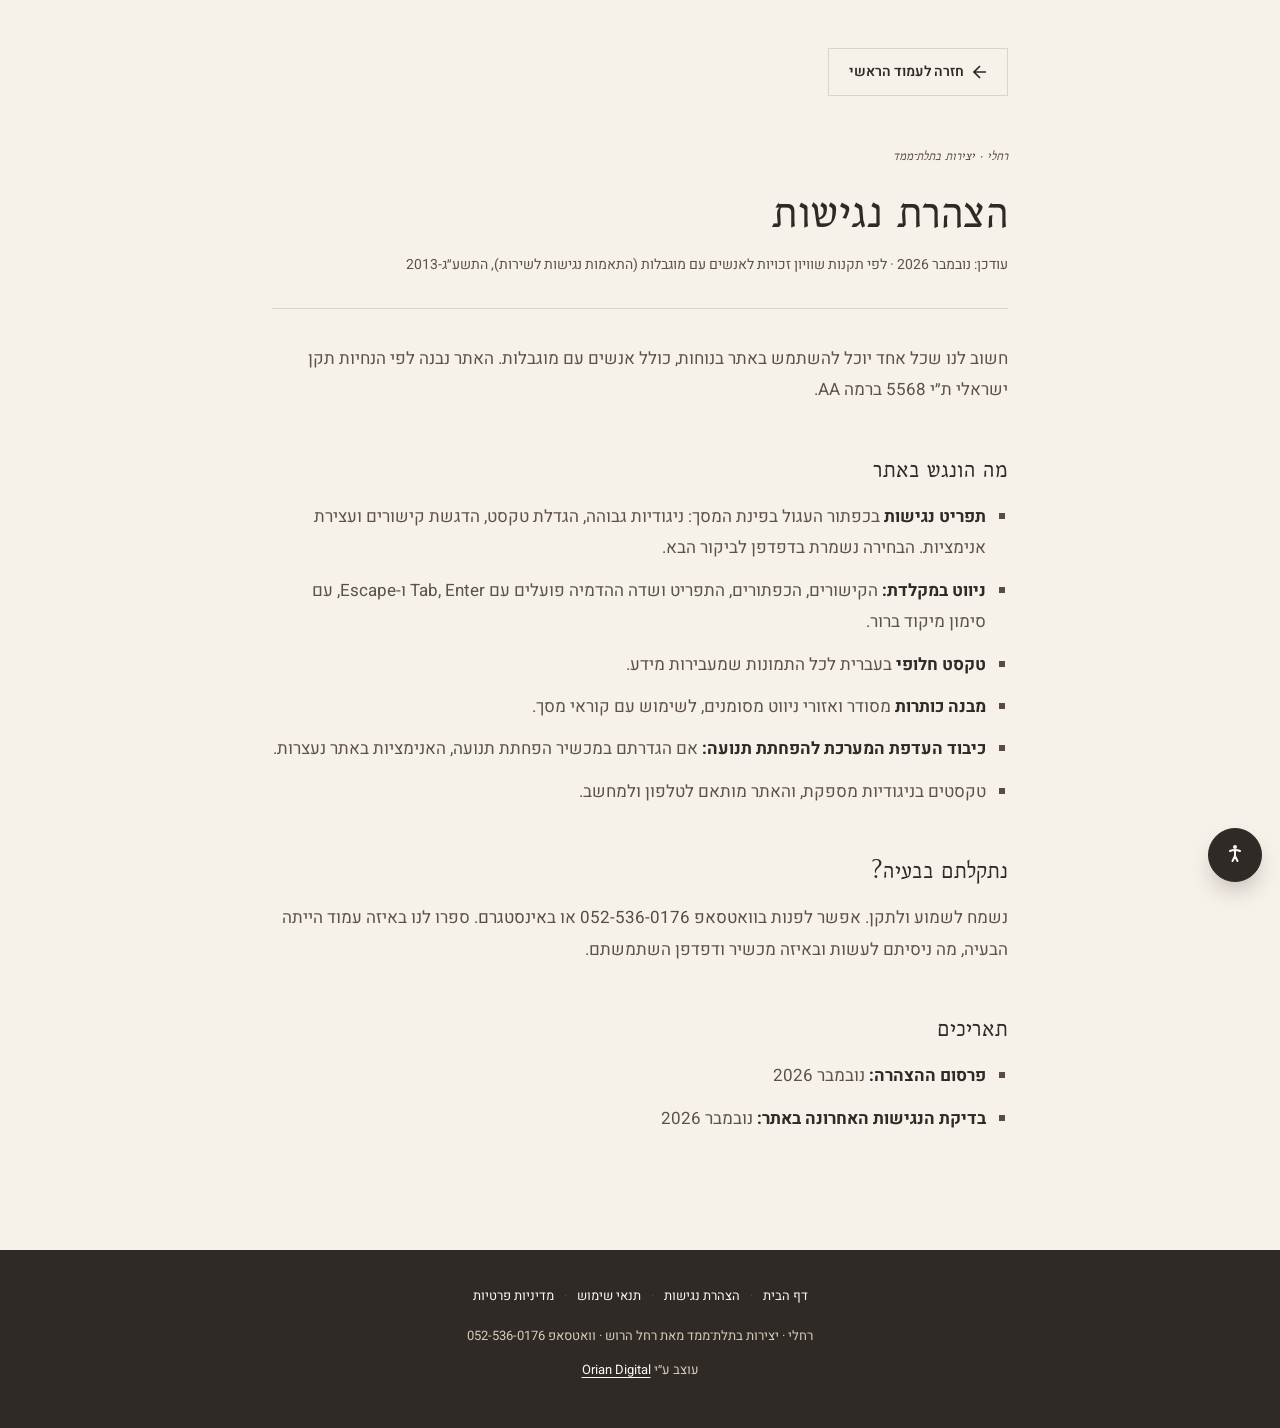
<file: accessibility.html>
<!doctype html>
<html lang="he" dir="rtl">
<head>
<meta charset="utf-8">
<meta name="viewport" content="width=device-width, initial-scale=1">
<meta http-equiv="Content-Security-Policy" content="default-src 'self'; img-src 'self' data:; style-src 'self' 'unsafe-inline'; font-src 'self'; script-src 'self' 'sha256-WzhNe/BAjKiag2z9b2kW58XaSIFwF8tFuSYi5JisRZw='; base-uri 'self'; form-action 'self'; upgrade-insecure-requests">
<title>הצהרת נגישות | רחלי · יצירות בתלת־ממד</title>
<meta name="description" content="הצהרת הנגישות של האתר של רחלי, יצירות בתלת־ממד: ההתאמות שבוצעו באתר ואיך לדווח על בעיית נגישות.">
<link rel="canonical" href="https://oriantoledano-ship-it.github.io/racheli-art3d/accessibility.html">
<meta name="theme-color" content="#F6F1E9">
<link rel="icon" href="favicon.ico" sizes="any">
<link rel="apple-touch-icon" href="assets/img/apple-touch-icon.png">
<link rel="stylesheet" href="assets/fonts/fonts.css">
<link rel="stylesheet" href="assets/legal.css?v=4">
<link rel="stylesheet" href="assets/a11y.css?v=4">
<script src="assets/framebust.js"></script>
<script src="assets/a11y.js?v=4"></script>
<script type="speculationrules">{"prefetch":[{"where":{"href_matches":"/racheli-art3d/*"},"eagerness":"moderate"}]}</script>
</head>
<body>
<button class="a11y-btn" aria-label="פתיחת תפריט נגישות" aria-expanded="false" aria-controls="a11yPanel">
  <svg viewBox="0 0 24 24" width="24" height="24" aria-hidden="true"><circle cx="12" cy="4" r="2" fill="currentColor"/><path d="M12 7c-3 0-5 1-5 1M12 7c3 0 5 1 5 1M12 7v6m0 0l-2.5 5M12 13l2.5 5" stroke="currentColor" stroke-width="2" fill="none" stroke-linecap="round"/></svg>
</button>
<div class="a11y-panel" id="a11yPanel" role="dialog" aria-label="הגדרות נגישות" aria-hidden="true">
  <h2 class="a11y-title">נגישות</h2>
  <div class="a11y-row"><span>ניגודיות גבוהה</span><div class="a11y-seg" role="group" aria-label="ניגודיות"><button class="a11y-chip" type="button" data-key="contrast" data-val="normal" aria-pressed="true">רגילה</button><button class="a11y-chip" type="button" data-key="contrast" data-val="high" aria-pressed="false">גבוהה</button></div></div>
  <div class="a11y-row"><span>גודל טקסט</span><div class="a11y-seg" role="group" aria-label="גודל טקסט"><button class="a11y-chip" type="button" data-key="text" data-val="normal" aria-pressed="true">רגיל</button><button class="a11y-chip" type="button" data-key="text" data-val="large" aria-pressed="false">גדול</button></div></div>
  <div class="a11y-row"><span>הדגשת קישורים</span><div class="a11y-seg" role="group" aria-label="הדגשת קישורים"><button class="a11y-chip" type="button" data-key="links" data-val="off" aria-pressed="true">כבוי</button><button class="a11y-chip" type="button" data-key="links" data-val="on" aria-pressed="false">דלוק</button></div></div>
  <div class="a11y-row"><span>עצירת אנימציות</span><div class="a11y-seg" role="group" aria-label="עצירת אנימציות"><button class="a11y-chip" type="button" data-key="motion" data-val="on" aria-pressed="true">דלוקות</button><button class="a11y-chip" type="button" data-key="motion" data-val="off" aria-pressed="false">עצורות</button></div></div>
  <button class="a11y-reset" type="button">איפוס הגדרות</button>
  <a class="a11y-statement" href="accessibility.html">הצהרת נגישות</a>
</div>

<main class="legal" id="main">
  <a class="back-home" href="index.html">
    <svg viewBox="0 0 14 14" fill="none" stroke="currentColor" stroke-width="1.7" aria-hidden="true"><path d="M1 7h12M7 1 1 7l6 6"/></svg>
    <span>חזרה לעמוד הראשי</span>
  </a>
  <span class="legal-brand">רחלי · יצירות בתלת־ממד</span>
  <h1>הצהרת נגישות</h1>
  <div class="legal-meta">עודכן: נובמבר 2026 · לפי תקנות שוויון זכויות לאנשים עם מוגבלות (התאמות נגישות לשירות), התשע״ג-2013</div>
  <p>חשוב לנו שכל אחד יוכל להשתמש באתר בנוחות, כולל אנשים עם מוגבלות. האתר נבנה לפי הנחיות תקן ישראלי ת״י 5568 ברמה AA.</p>
  <h2>מה הונגש באתר</h2>
  <ul>
    <li><strong>תפריט נגישות</strong> בכפתור העגול בפינת המסך: ניגודיות גבוהה, הגדלת טקסט, הדגשת קישורים ועצירת אנימציות. הבחירה נשמרת בדפדפן לביקור הבא.</li>
    <li><strong>ניווט במקלדת:</strong> הקישורים, הכפתורים, התפריט ושדה ההדמיה פועלים עם Tab, Enter ו-Escape, עם סימון מיקוד ברור.</li>
    <li><strong>טקסט חלופי</strong> בעברית לכל התמונות שמעבירות מידע.</li>
    <li><strong>מבנה כותרות</strong> מסודר ואזורי ניווט מסומנים, לשימוש עם קוראי מסך.</li>
    <li><strong>כיבוד העדפת המערכת להפחתת תנועה:</strong> אם הגדרתם במכשיר הפחתת תנועה, האנימציות באתר נעצרות.</li>
    <li>טקסטים בניגודיות מספקת, והאתר מותאם לטלפון ולמחשב.</li>
  </ul>
  <h2>נתקלתם בבעיה?</h2>
  <p>נשמח לשמוע ולתקן. אפשר לפנות ב<a href="https://wa.me/972525360176?text=%D7%94%D7%99%D7%99%20%D7%A8%D7%97%D7%9C%D7%99%2C%20%D7%94%D7%92%D7%A2%D7%AA%D7%99%20%D7%9E%D7%94%D7%90%D7%AA%D7%A8%20%D7%95%D7%90%D7%A9%D7%9E%D7%97%20%D7%9C%D7%A9%D7%9E%D7%95%D7%A2%20%D7%A2%D7%9C%20%D7%99%D7%A6%D7%99%D7%A8%D7%94" target="_blank" rel="noopener noreferrer">וואטסאפ 052-536-0176</a> או ב<a href="https://www.instagram.com/racheli_art3d/" target="_blank" rel="noopener noreferrer">אינסטגרם</a>. ספרו לנו באיזה עמוד הייתה הבעיה, מה ניסיתם לעשות ובאיזה מכשיר ודפדפן השתמשתם.</p>
  <h2>תאריכים</h2>
  <ul>
    <li><strong>פרסום ההצהרה:</strong> נובמבר 2026</li>
    <li><strong>בדיקת הנגישות האחרונה באתר:</strong> נובמבר 2026</li>
  </ul>
</main>
<footer class="legal-foot">
  <nav aria-label="מסמכים משפטיים">
    <a href="index.html">דף הבית</a>
    <span aria-hidden="true">·</span>
    <a href="accessibility.html">הצהרת נגישות</a>
    <span aria-hidden="true">·</span>
    <a href="terms.html">תנאי שימוש</a>
    <span aria-hidden="true">·</span>
    <a href="privacy.html">מדיניות פרטיות</a>
  </nav>
  <div>רחלי · יצירות בתלת־ממד מאת רחל הרוש · וואטסאפ 052-536-0176</div>
  <div class="legal-credit">עוצב ע״י <a href="https://wa.me/972525372958" target="_blank" rel="noopener noreferrer">Orian Digital</a></div>
</footer>
</body>
</html>
</file>
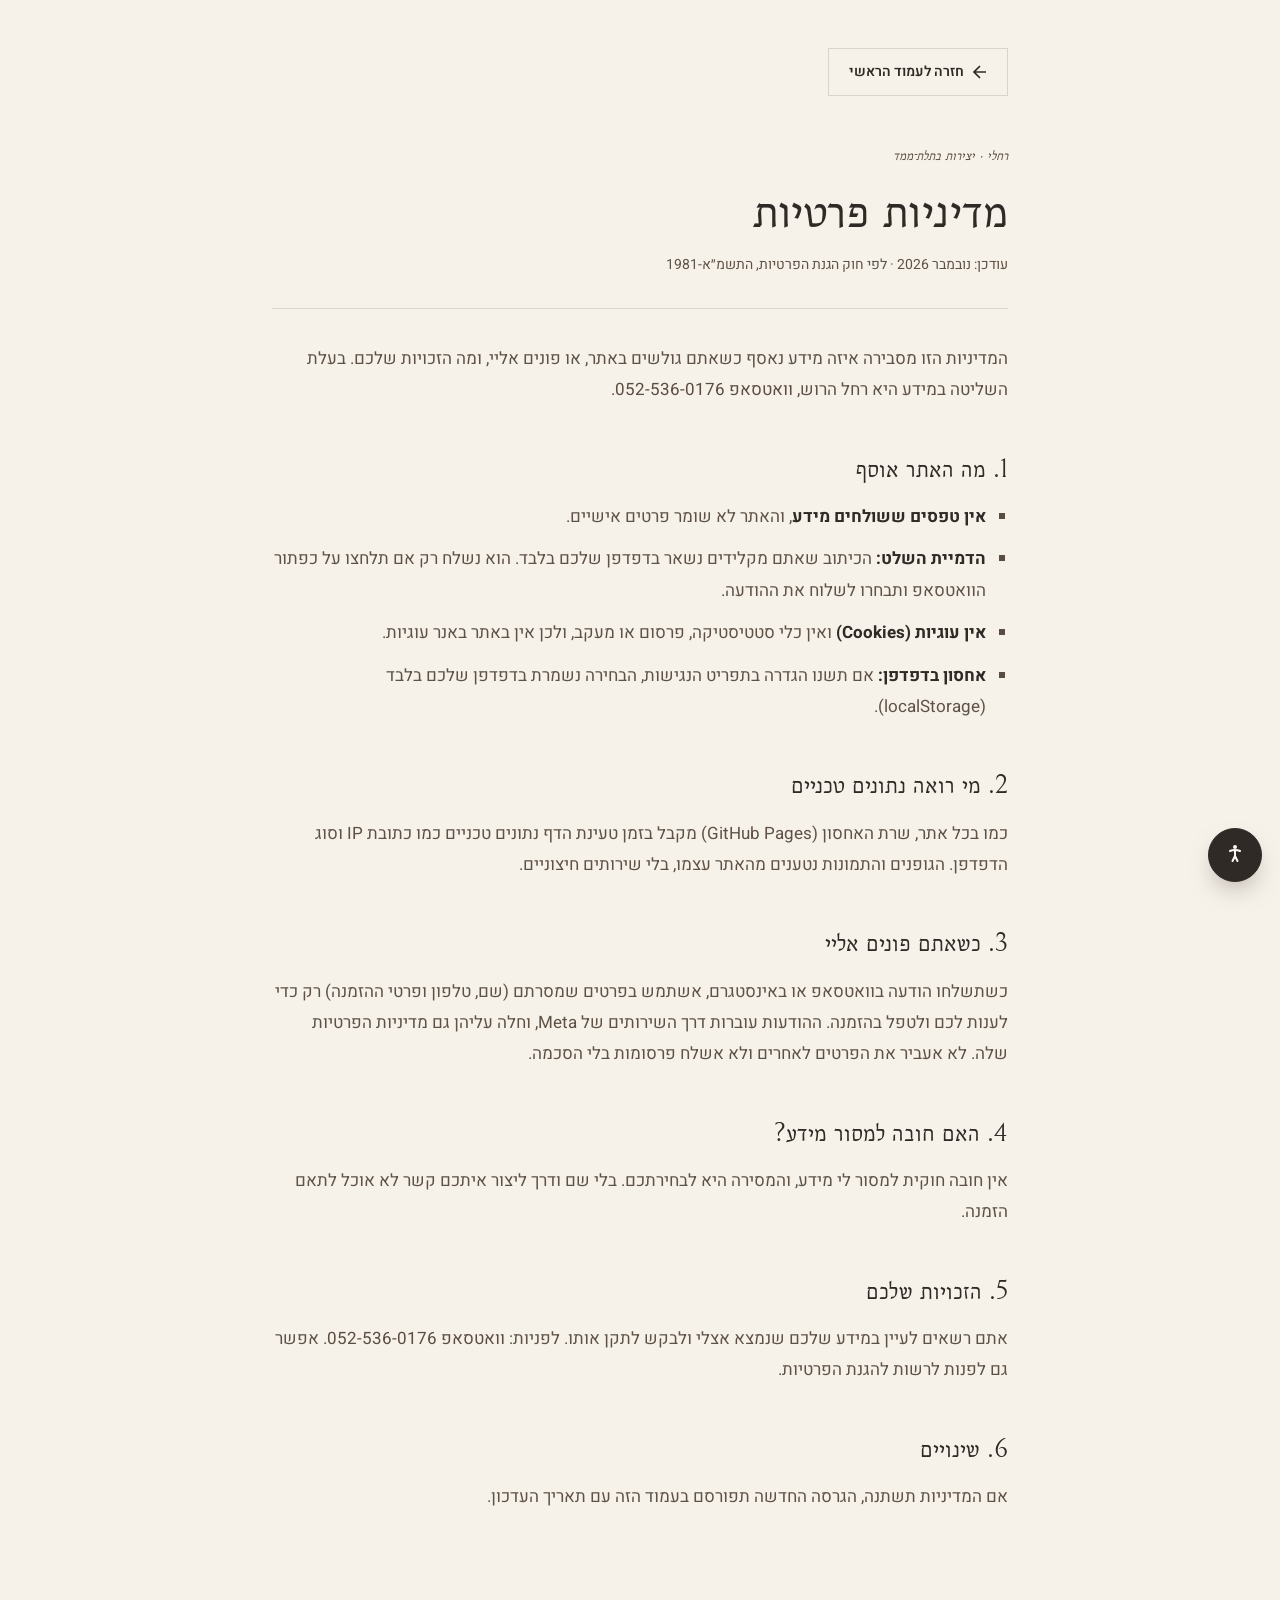
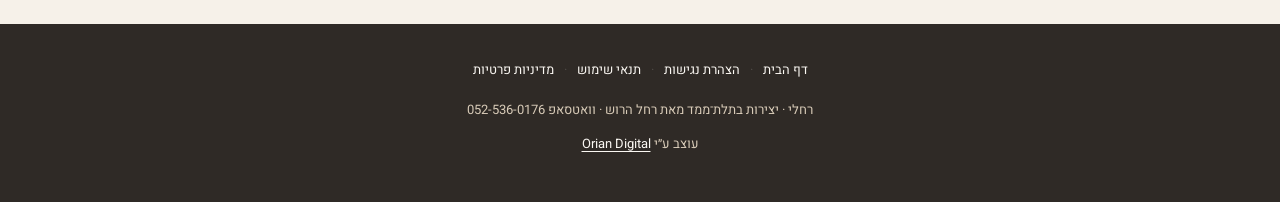
<file: privacy.html>
<!doctype html>
<html lang="he" dir="rtl">
<head>
<meta charset="utf-8">
<meta name="viewport" content="width=device-width, initial-scale=1">
<meta http-equiv="Content-Security-Policy" content="default-src 'self'; img-src 'self' data:; style-src 'self' 'unsafe-inline'; font-src 'self'; script-src 'self' 'sha256-WzhNe/BAjKiag2z9b2kW58XaSIFwF8tFuSYi5JisRZw='; base-uri 'self'; form-action 'self'; upgrade-insecure-requests">
<title>מדיניות פרטיות | רחלי · יצירות בתלת־ממד</title>
<meta name="description" content="מדיניות הפרטיות של האתר של רחלי, יצירות בתלת־ממד: האתר לא אוסף פרטים אישיים ולא משתמש בעוגיות. מה נשמר בדפדפן ומה הזכויות שלכם.">
<link rel="canonical" href="https://oriantoledano-ship-it.github.io/racheli-art3d/privacy.html">
<meta name="theme-color" content="#F6F1E9">
<link rel="icon" href="favicon.ico" sizes="any">
<link rel="apple-touch-icon" href="assets/img/apple-touch-icon.png">
<link rel="stylesheet" href="assets/fonts/fonts.css">
<link rel="stylesheet" href="assets/legal.css?v=4">
<link rel="stylesheet" href="assets/a11y.css?v=4">
<script src="assets/framebust.js"></script>
<script src="assets/a11y.js?v=4"></script>
<script type="speculationrules">{"prefetch":[{"where":{"href_matches":"/racheli-art3d/*"},"eagerness":"moderate"}]}</script>
</head>
<body>
<button class="a11y-btn" aria-label="פתיחת תפריט נגישות" aria-expanded="false" aria-controls="a11yPanel">
  <svg viewBox="0 0 24 24" width="24" height="24" aria-hidden="true"><circle cx="12" cy="4" r="2" fill="currentColor"/><path d="M12 7c-3 0-5 1-5 1M12 7c3 0 5 1 5 1M12 7v6m0 0l-2.5 5M12 13l2.5 5" stroke="currentColor" stroke-width="2" fill="none" stroke-linecap="round"/></svg>
</button>
<div class="a11y-panel" id="a11yPanel" role="dialog" aria-label="הגדרות נגישות" aria-hidden="true">
  <h2 class="a11y-title">נגישות</h2>
  <div class="a11y-row"><span>ניגודיות גבוהה</span><div class="a11y-seg" role="group" aria-label="ניגודיות"><button class="a11y-chip" type="button" data-key="contrast" data-val="normal" aria-pressed="true">רגילה</button><button class="a11y-chip" type="button" data-key="contrast" data-val="high" aria-pressed="false">גבוהה</button></div></div>
  <div class="a11y-row"><span>גודל טקסט</span><div class="a11y-seg" role="group" aria-label="גודל טקסט"><button class="a11y-chip" type="button" data-key="text" data-val="normal" aria-pressed="true">רגיל</button><button class="a11y-chip" type="button" data-key="text" data-val="large" aria-pressed="false">גדול</button></div></div>
  <div class="a11y-row"><span>הדגשת קישורים</span><div class="a11y-seg" role="group" aria-label="הדגשת קישורים"><button class="a11y-chip" type="button" data-key="links" data-val="off" aria-pressed="true">כבוי</button><button class="a11y-chip" type="button" data-key="links" data-val="on" aria-pressed="false">דלוק</button></div></div>
  <div class="a11y-row"><span>עצירת אנימציות</span><div class="a11y-seg" role="group" aria-label="עצירת אנימציות"><button class="a11y-chip" type="button" data-key="motion" data-val="on" aria-pressed="true">דלוקות</button><button class="a11y-chip" type="button" data-key="motion" data-val="off" aria-pressed="false">עצורות</button></div></div>
  <button class="a11y-reset" type="button">איפוס הגדרות</button>
  <a class="a11y-statement" href="accessibility.html">הצהרת נגישות</a>
</div>

<main class="legal" id="main">
  <a class="back-home" href="index.html">
    <svg viewBox="0 0 14 14" fill="none" stroke="currentColor" stroke-width="1.7" aria-hidden="true"><path d="M1 7h12M7 1 1 7l6 6"/></svg>
    <span>חזרה לעמוד הראשי</span>
  </a>
  <span class="legal-brand">רחלי · יצירות בתלת־ממד</span>
  <h1>מדיניות פרטיות</h1>
  <div class="legal-meta">עודכן: נובמבר 2026 · לפי חוק הגנת הפרטיות, התשמ״א-1981</div>
  <p>המדיניות הזו מסבירה איזה מידע נאסף כשאתם גולשים באתר, או פונים אליי, ומה הזכויות שלכם. בעלת השליטה במידע היא רחל הרוש, <a href="https://wa.me/972525360176?text=%D7%94%D7%99%D7%99%20%D7%A8%D7%97%D7%9C%D7%99%2C%20%D7%94%D7%92%D7%A2%D7%AA%D7%99%20%D7%9E%D7%94%D7%90%D7%AA%D7%A8%20%D7%95%D7%90%D7%A9%D7%9E%D7%97%20%D7%9C%D7%A9%D7%9E%D7%95%D7%A2%20%D7%A2%D7%9C%20%D7%99%D7%A6%D7%99%D7%A8%D7%94" target="_blank" rel="noopener noreferrer">וואטסאפ 052-536-0176</a>.</p>
  <h2>1. מה האתר אוסף</h2>
  <ul>
    <li><strong>אין טפסים ששולחים מידע</strong>, והאתר לא שומר פרטים אישיים.</li>
    <li><strong>הדמיית השלט:</strong> הכיתוב שאתם מקלידים נשאר בדפדפן שלכם בלבד. הוא נשלח רק אם תלחצו על כפתור הוואטסאפ ותבחרו לשלוח את ההודעה.</li>
    <li><strong>אין עוגיות (Cookies)</strong> ואין כלי סטטיסטיקה, פרסום או מעקב, ולכן אין באתר באנר עוגיות.</li>
    <li><strong>אחסון בדפדפן:</strong> אם תשנו הגדרה בתפריט הנגישות, הבחירה נשמרת בדפדפן שלכם בלבד (localStorage).</li>
  </ul>
  <h2>2. מי רואה נתונים טכניים</h2>
  <p>כמו בכל אתר, שרת האחסון (GitHub Pages) מקבל בזמן טעינת הדף נתונים טכניים כמו כתובת IP וסוג הדפדפן. הגופנים והתמונות נטענים מהאתר עצמו, בלי שירותים חיצוניים.</p>
  <h2>3. כשאתם פונים אליי</h2>
  <p>כשתשלחו הודעה בוואטסאפ או באינסטגרם, אשתמש בפרטים שמסרתם (שם, טלפון ופרטי ההזמנה) רק כדי לענות לכם ולטפל בהזמנה. ההודעות עוברות דרך השירותים של Meta, וחלה עליהן גם מדיניות הפרטיות שלה. לא אעביר את הפרטים לאחרים ולא אשלח פרסומות בלי הסכמה.</p>
  <h2>4. האם חובה למסור מידע?</h2>
  <p>אין חובה חוקית למסור לי מידע, והמסירה היא לבחירתכם. בלי שם ודרך ליצור איתכם קשר לא אוכל לתאם הזמנה.</p>
  <h2>5. הזכויות שלכם</h2>
  <p>אתם רשאים לעיין במידע שלכם שנמצא אצלי ולבקש לתקן אותו. לפניות: <a href="https://wa.me/972525360176?text=%D7%94%D7%99%D7%99%20%D7%A8%D7%97%D7%9C%D7%99%2C%20%D7%94%D7%92%D7%A2%D7%AA%D7%99%20%D7%9E%D7%94%D7%90%D7%AA%D7%A8%20%D7%95%D7%90%D7%A9%D7%9E%D7%97%20%D7%9C%D7%A9%D7%9E%D7%95%D7%A2%20%D7%A2%D7%9C%20%D7%99%D7%A6%D7%99%D7%A8%D7%94" target="_blank" rel="noopener noreferrer">וואטסאפ 052-536-0176</a>. אפשר גם לפנות לרשות להגנת הפרטיות.</p>
  <h2>6. שינויים</h2>
  <p>אם המדיניות תשתנה, הגרסה החדשה תפורסם בעמוד הזה עם תאריך העדכון.</p>
</main>
<footer class="legal-foot">
  <nav aria-label="מסמכים משפטיים">
    <a href="index.html">דף הבית</a>
    <span aria-hidden="true">·</span>
    <a href="accessibility.html">הצהרת נגישות</a>
    <span aria-hidden="true">·</span>
    <a href="terms.html">תנאי שימוש</a>
    <span aria-hidden="true">·</span>
    <a href="privacy.html">מדיניות פרטיות</a>
  </nav>
  <div>רחלי · יצירות בתלת־ממד מאת רחל הרוש · וואטסאפ 052-536-0176</div>
  <div class="legal-credit">עוצב ע״י <a href="https://wa.me/972525372958" target="_blank" rel="noopener noreferrer">Orian Digital</a></div>
</footer>
</body>
</html>
</file>
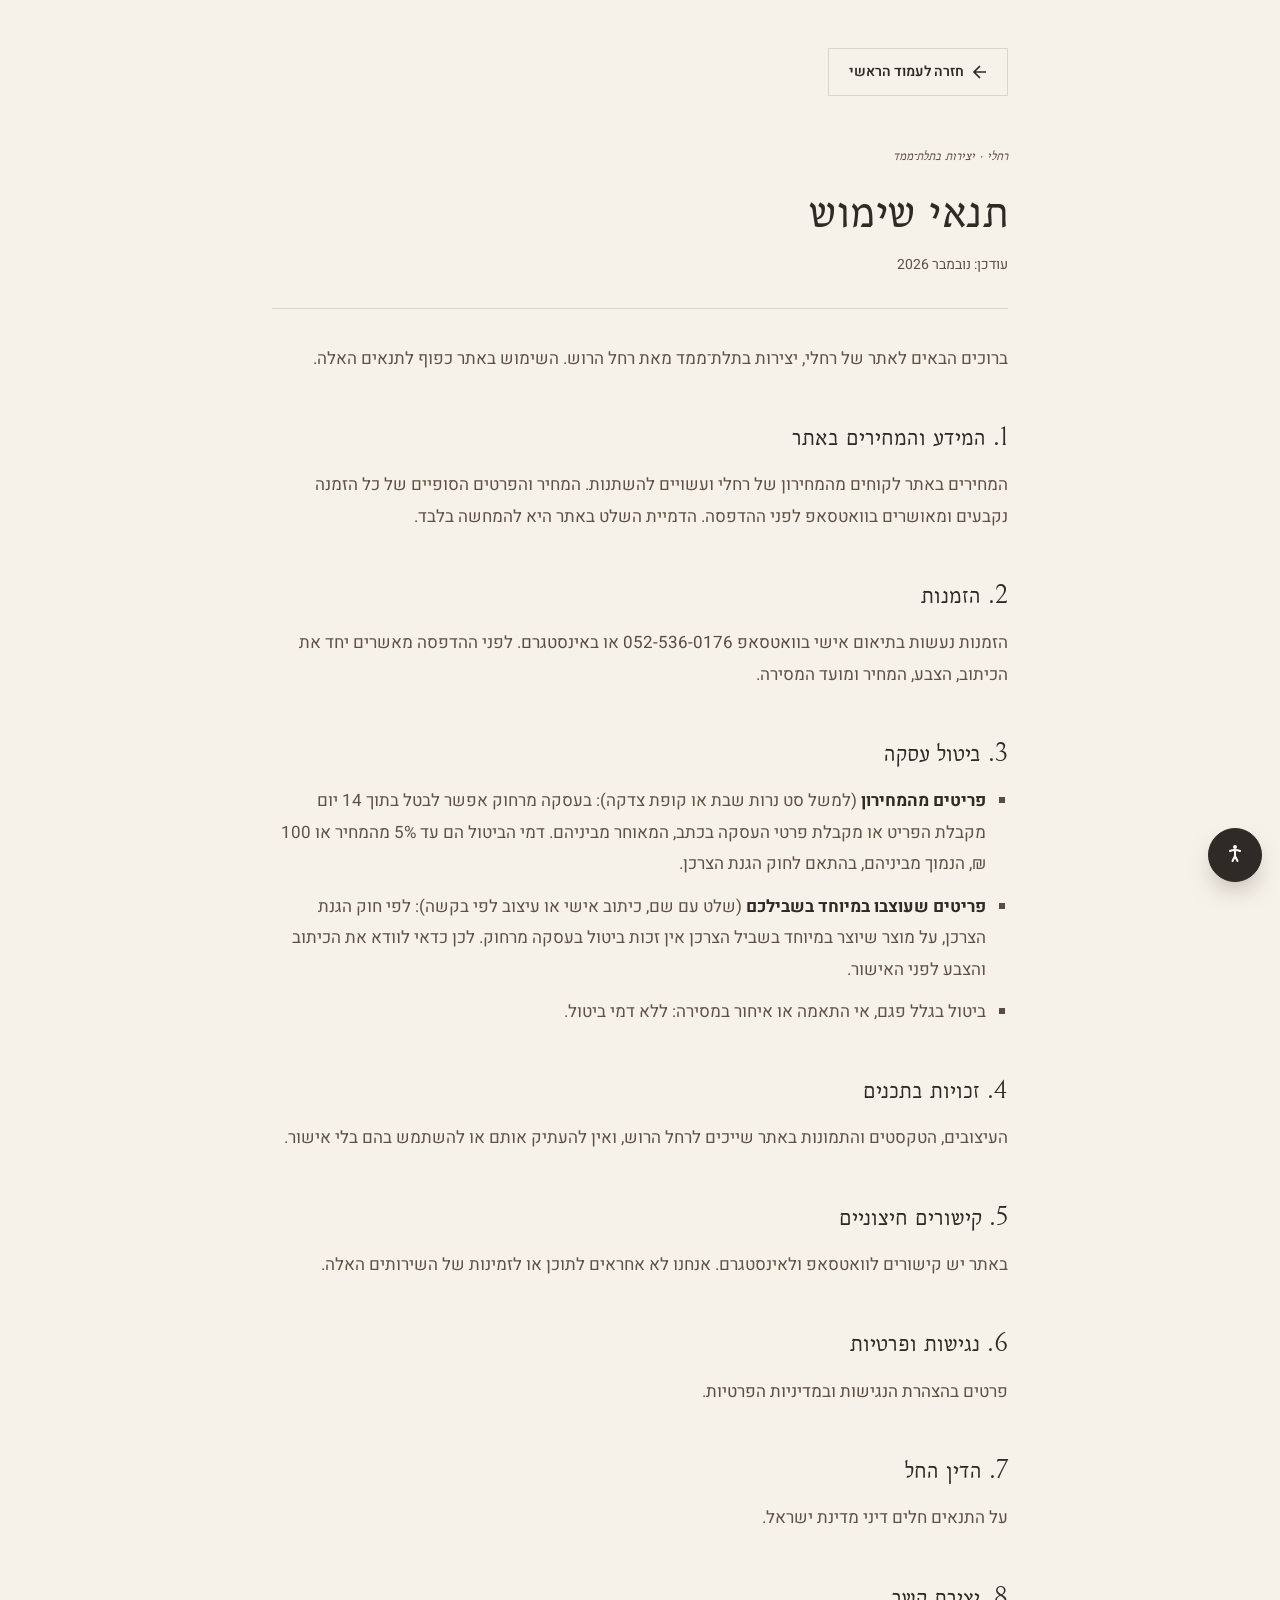
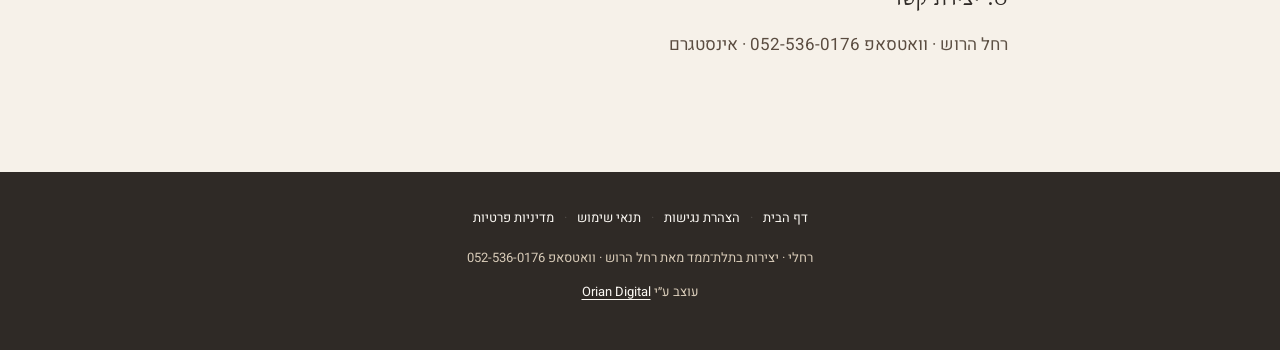
<file: terms.html>
<!doctype html>
<html lang="he" dir="rtl">
<head>
<meta charset="utf-8">
<meta name="viewport" content="width=device-width, initial-scale=1">
<meta http-equiv="Content-Security-Policy" content="default-src 'self'; img-src 'self' data:; style-src 'self' 'unsafe-inline'; font-src 'self'; script-src 'self' 'sha256-WzhNe/BAjKiag2z9b2kW58XaSIFwF8tFuSYi5JisRZw='; base-uri 'self'; form-action 'self'; upgrade-insecure-requests">
<title>תנאי שימוש | רחלי · יצירות בתלת־ממד</title>
<meta name="description" content="תנאי השימוש באתר של רחלי, יצירות בתלת־ממד: מחירים, הזמנות בעיצוב אישי, ביטול עסקה לפי חוק הגנת הצרכן וזכויות בתכנים.">
<link rel="canonical" href="https://oriantoledano-ship-it.github.io/racheli-art3d/terms.html">
<meta name="theme-color" content="#F6F1E9">
<link rel="icon" href="favicon.ico" sizes="any">
<link rel="apple-touch-icon" href="assets/img/apple-touch-icon.png">
<link rel="stylesheet" href="assets/fonts/fonts.css">
<link rel="stylesheet" href="assets/legal.css?v=4">
<link rel="stylesheet" href="assets/a11y.css?v=4">
<script src="assets/framebust.js"></script>
<script src="assets/a11y.js?v=4"></script>
<script type="speculationrules">{"prefetch":[{"where":{"href_matches":"/racheli-art3d/*"},"eagerness":"moderate"}]}</script>
</head>
<body>
<button class="a11y-btn" aria-label="פתיחת תפריט נגישות" aria-expanded="false" aria-controls="a11yPanel">
  <svg viewBox="0 0 24 24" width="24" height="24" aria-hidden="true"><circle cx="12" cy="4" r="2" fill="currentColor"/><path d="M12 7c-3 0-5 1-5 1M12 7c3 0 5 1 5 1M12 7v6m0 0l-2.5 5M12 13l2.5 5" stroke="currentColor" stroke-width="2" fill="none" stroke-linecap="round"/></svg>
</button>
<div class="a11y-panel" id="a11yPanel" role="dialog" aria-label="הגדרות נגישות" aria-hidden="true">
  <h2 class="a11y-title">נגישות</h2>
  <div class="a11y-row"><span>ניגודיות גבוהה</span><div class="a11y-seg" role="group" aria-label="ניגודיות"><button class="a11y-chip" type="button" data-key="contrast" data-val="normal" aria-pressed="true">רגילה</button><button class="a11y-chip" type="button" data-key="contrast" data-val="high" aria-pressed="false">גבוהה</button></div></div>
  <div class="a11y-row"><span>גודל טקסט</span><div class="a11y-seg" role="group" aria-label="גודל טקסט"><button class="a11y-chip" type="button" data-key="text" data-val="normal" aria-pressed="true">רגיל</button><button class="a11y-chip" type="button" data-key="text" data-val="large" aria-pressed="false">גדול</button></div></div>
  <div class="a11y-row"><span>הדגשת קישורים</span><div class="a11y-seg" role="group" aria-label="הדגשת קישורים"><button class="a11y-chip" type="button" data-key="links" data-val="off" aria-pressed="true">כבוי</button><button class="a11y-chip" type="button" data-key="links" data-val="on" aria-pressed="false">דלוק</button></div></div>
  <div class="a11y-row"><span>עצירת אנימציות</span><div class="a11y-seg" role="group" aria-label="עצירת אנימציות"><button class="a11y-chip" type="button" data-key="motion" data-val="on" aria-pressed="true">דלוקות</button><button class="a11y-chip" type="button" data-key="motion" data-val="off" aria-pressed="false">עצורות</button></div></div>
  <button class="a11y-reset" type="button">איפוס הגדרות</button>
  <a class="a11y-statement" href="accessibility.html">הצהרת נגישות</a>
</div>

<main class="legal" id="main">
  <a class="back-home" href="index.html">
    <svg viewBox="0 0 14 14" fill="none" stroke="currentColor" stroke-width="1.7" aria-hidden="true"><path d="M1 7h12M7 1 1 7l6 6"/></svg>
    <span>חזרה לעמוד הראשי</span>
  </a>
  <span class="legal-brand">רחלי · יצירות בתלת־ממד</span>
  <h1>תנאי שימוש</h1>
  <div class="legal-meta">עודכן: נובמבר 2026</div>
  <p>ברוכים הבאים לאתר של רחלי, יצירות בתלת־ממד מאת רחל הרוש. השימוש באתר כפוף לתנאים האלה.</p>
  <h2>1. המידע והמחירים באתר</h2>
  <p>המחירים באתר לקוחים מהמחירון של רחלי ועשויים להשתנות. המחיר והפרטים הסופיים של כל הזמנה נקבעים ומאושרים בוואטסאפ לפני ההדפסה. הדמיית השלט באתר היא להמחשה בלבד.</p>
  <h2>2. הזמנות</h2>
  <p>הזמנות נעשות בתיאום אישי ב<a href="https://wa.me/972525360176?text=%D7%94%D7%99%D7%99%20%D7%A8%D7%97%D7%9C%D7%99%2C%20%D7%94%D7%92%D7%A2%D7%AA%D7%99%20%D7%9E%D7%94%D7%90%D7%AA%D7%A8%20%D7%95%D7%90%D7%A9%D7%9E%D7%97%20%D7%9C%D7%A9%D7%9E%D7%95%D7%A2%20%D7%A2%D7%9C%20%D7%99%D7%A6%D7%99%D7%A8%D7%94" target="_blank" rel="noopener noreferrer">וואטסאפ 052-536-0176</a> או ב<a href="https://www.instagram.com/racheli_art3d/" target="_blank" rel="noopener noreferrer">אינסטגרם</a>. לפני ההדפסה מאשרים יחד את הכיתוב, הצבע, המחיר ומועד המסירה.</p>
  <h2>3. ביטול עסקה</h2>
  <ul>
    <li><strong>פריטים מהמחירון</strong> (למשל סט נרות שבת או קופת צדקה): בעסקה מרחוק אפשר לבטל בתוך 14 יום מקבלת הפריט או מקבלת פרטי העסקה בכתב, המאוחר מביניהם. דמי הביטול הם עד 5% מהמחיר או 100 ₪, הנמוך מביניהם, בהתאם לחוק הגנת הצרכן.</li>
    <li><strong>פריטים שעוצבו במיוחד בשבילכם</strong> (שלט עם שם, כיתוב אישי או עיצוב לפי בקשה): לפי חוק הגנת הצרכן, על מוצר שיוצר במיוחד בשביל הצרכן אין זכות ביטול בעסקה מרחוק. לכן כדאי לוודא את הכיתוב והצבע לפני האישור.</li>
    <li>ביטול בגלל פגם, אי התאמה או איחור במסירה: ללא דמי ביטול.</li>
  </ul>
  <h2>4. זכויות בתכנים</h2>
  <p>העיצובים, הטקסטים והתמונות באתר שייכים לרחל הרוש, ואין להעתיק אותם או להשתמש בהם בלי אישור.</p>
  <h2>5. קישורים חיצוניים</h2>
  <p>באתר יש קישורים לוואטסאפ ולאינסטגרם. אנחנו לא אחראים לתוכן או לזמינות של השירותים האלה.</p>
  <h2>6. נגישות ופרטיות</h2>
  <p>פרטים ב<a href="accessibility.html">הצהרת הנגישות</a> וב<a href="privacy.html">מדיניות הפרטיות</a>.</p>
  <h2>7. הדין החל</h2>
  <p>על התנאים חלים דיני מדינת ישראל.</p>
  <h2>8. יצירת קשר</h2>
  <p>רחל הרוש · <a href="https://wa.me/972525360176?text=%D7%94%D7%99%D7%99%20%D7%A8%D7%97%D7%9C%D7%99%2C%20%D7%94%D7%92%D7%A2%D7%AA%D7%99%20%D7%9E%D7%94%D7%90%D7%AA%D7%A8%20%D7%95%D7%90%D7%A9%D7%9E%D7%97%20%D7%9C%D7%A9%D7%9E%D7%95%D7%A2%20%D7%A2%D7%9C%20%D7%99%D7%A6%D7%99%D7%A8%D7%94" target="_blank" rel="noopener noreferrer">וואטסאפ 052-536-0176</a> · <a href="https://www.instagram.com/racheli_art3d/" target="_blank" rel="noopener noreferrer">אינסטגרם</a></p>
</main>
<footer class="legal-foot">
  <nav aria-label="מסמכים משפטיים">
    <a href="index.html">דף הבית</a>
    <span aria-hidden="true">·</span>
    <a href="accessibility.html">הצהרת נגישות</a>
    <span aria-hidden="true">·</span>
    <a href="terms.html">תנאי שימוש</a>
    <span aria-hidden="true">·</span>
    <a href="privacy.html">מדיניות פרטיות</a>
  </nav>
  <div>רחלי · יצירות בתלת־ממד מאת רחל הרוש · וואטסאפ 052-536-0176</div>
  <div class="legal-credit">עוצב ע״י <a href="https://wa.me/972525372958" target="_blank" rel="noopener noreferrer">Orian Digital</a></div>
</footer>
</body>
</html>
</file>
<file: assets/fonts/fonts.css>
@font-face {
  font-family: 'Bellefair';
  font-style: normal;
  font-weight: 400;
  font-display: swap;
  src: url(Bellefair-hebrew.woff2) format('woff2');
  unicode-range: U+0307-0308, U+0590-05FF, U+200C-2010, U+20AA, U+25CC, U+FB1D-FB4F;
}
@font-face {
  font-family: 'Bellefair';
  font-style: normal;
  font-weight: 400;
  font-display: swap;
  src: url(Bellefair-latin.woff2) format('woff2');
  unicode-range: U+0000-00FF, U+0131, U+0152-0153, U+02BB-02BC, U+02C6, U+02DA, U+02DC, U+0304, U+0308, U+0329, U+2000-206F, U+20AC, U+2122, U+2191, U+2193, U+2212, U+2215, U+FEFF, U+FFFD;
}
@font-face {
  font-family: 'Heebo';
  font-style: normal;
  font-weight: 300 800;
  font-display: swap;
  src: url(Heebo-hebrew.woff2) format('woff2');
  unicode-range: U+0307-0308, U+0590-05FF, U+200C-2010, U+20AA, U+25CC, U+FB1D-FB4F;
}
@font-face {
  font-family: 'Heebo';
  font-style: normal;
  font-weight: 300 800;
  font-display: swap;
  src: url(Heebo-latin.woff2) format('woff2');
  unicode-range: U+0000-00FF, U+0131, U+0152-0153, U+02BB-02BC, U+02C6, U+02DA, U+02DC, U+0304, U+0308, U+0329, U+2000-206F, U+20AC, U+2122, U+2191, U+2193, U+2212, U+2215, U+FEFF, U+FFFD;
}
</file>
<file: assets/site.css>
/* ==========================================================================
   רחלי · יצירות בתלת־ממד - site styles.
   Palette from her pieces: warm white and stone, charcoal, a clay accent.
   Signature: images "print" in, layer by layer, with a glowing nozzle line.
   ========================================================================== */

:root {
  --paper: #F6F1E9;
  --paper-2: #EFE7DB;
  --white: #FFFDF9;
  --stone: #D8CBB8;
  --ink: #2F2A26;
  --ink-soft: #5E5246;
  --ink-mute: #6F6255;
  --clay: #B5835A;
  --clay-d: #8A5F3C;
  --wa: #25D366;
  --line: rgba(47, 42, 38, .14);
  --serif: 'Bellefair', 'David', serif;
  --sans: 'Heebo', system-ui, sans-serif;
  --shell: 1200px;
  --gut: clamp(18px, 4vw, 40px);
  --ease: cubic-bezier(.2, .7, .1, 1);
}

*, *::before, *::after { box-sizing: border-box; }
html { scroll-behavior: smooth; -webkit-text-size-adjust: 100%; overflow-x: clip; }
body { margin: 0; background: var(--paper); color: var(--ink); font: 300 17.5px/1.75 var(--sans); -webkit-font-smoothing: antialiased; overflow-x: clip; }
img { display: block; max-width: 100%; height: auto; }
a { color: inherit; }
h1, h2, h3 { margin: 0; font-weight: 400; }
p { margin: 0 0 1em; }
.shell { width: min(var(--shell), 100% - 2 * var(--gut)); margin-inline: auto; }
:focus-visible { outline: 2px solid var(--clay); outline-offset: 3px; }
.h2 { font: 400 clamp(38px, 5.4vw, 68px)/1.05 var(--serif); letter-spacing: -.005em; }
.lede { font-size: clamp(18px, 1.6vw, 20.5px); color: var(--ink-soft); max-width: 56ch; }
.sec-head { text-align: center; margin-bottom: clamp(36px, 5vw, 60px); }
.sec-head .lede { margin-inline: auto; margin-top: 14px; }

/* ---------- buttons ---------- */
.btn { display: inline-flex; align-items: center; justify-content: center; gap: 10px; min-height: 52px; padding: 0 26px; border-radius: 14px; font: 600 16.5px/1 var(--sans); text-decoration: none; white-space: nowrap; transition: transform .35s var(--ease), background .3s, color .3s, box-shadow .35s; }
.btn:hover { transform: translateY(-2px); }
.btn svg { width: 22px; height: 22px; flex: none; }
.btn--wa { background: var(--ink); color: var(--white); box-shadow: 0 14px 30px -18px rgba(47, 42, 38, .9); }
.btn--wa svg { color: var(--wa); }
.btn--wa:hover { background: #1F1B18; }
.btn--line { border: 1.5px solid var(--ink); color: var(--ink); }
.btn--line:hover { background: var(--ink); color: var(--white); }
.btn--lg { min-height: 60px; padding: 0 34px; font-size: 18px; }

/* ---------- nav ---------- */
.nav { position: sticky; top: 0; z-index: 50; background: rgba(246, 241, 233, .97); border-bottom: 1px solid transparent; transition: border-color .3s, box-shadow .3s; }
.nav.is-stuck { border-color: var(--line); box-shadow: 0 10px 30px -26px rgba(47, 42, 38, .6); }
.nav__in { display: flex; align-items: center; gap: 28px; min-height: 76px; }
.brand { display: flex; align-items: center; gap: 12px; text-decoration: none; }
.brand__mark { width: 40px; display: block; }
.brand__mark svg { width: 100%; height: auto; display: block; }
.brand__txt { display: flex; flex-direction: column; line-height: 1; }
.brand__txt b { font: 400 30px/1 var(--serif); }
.brand__txt small { font: 500 12.5px/1 var(--sans); color: var(--ink-mute); margin-top: 5px; letter-spacing: .02em; }
.nav__links { display: flex; gap: 26px; margin-inline-start: auto; }
.nav__links a { text-decoration: none; font-weight: 500; color: var(--ink-soft); position: relative; padding: 6px 0; }
.nav__links a::after { content: ""; position: absolute; inset-inline: 0; bottom: 0; height: 2px; background: var(--clay); transform: scaleX(0); transition: transform .35s var(--ease); }
.nav__links a:hover { color: var(--ink); }
.nav__links a:hover::after { transform: scaleX(1); }
.nav__cta { min-height: 46px; padding: 0 18px; font-size: 15.5px; }
.nav__burger { display: none; }
.drawer { position: fixed; inset: 0; z-index: 45; background: var(--paper); padding: 110px var(--gut) 40px; display: flex; flex-direction: column; gap: 30px; }
.drawer[hidden] { display: none; }
.drawer nav { display: flex; flex-direction: column; gap: 4px; }
.drawer nav a { font: 400 38px/1.4 var(--serif); text-decoration: none; }

/* ---------- the printer (signature) ----------
   Loader: a print head runs right to left, row after row from the top, and the site appears behind it.
   Images, products and the sign preview are printed in the same raster order. */
.loader { display: none; }
.printing .loader { display: block; position: fixed; inset: 0; z-index: 9000; pointer-events: none; }
.printing body { overflow: hidden; }
.loader__bed, .loader__row { position: absolute; left: 0; right: 0; background: var(--paper); }
.loader__row { transform-origin: 0 50%; will-change: transform; }
.loader__head, .loader__rail { will-change: transform; }
.loader__bed { inset: 0; }
.loader__rail { position: absolute; left: 0; right: 0; top: 0; height: 12px; background: linear-gradient(#4A413A, #2F2A26); box-shadow: 0 6px 14px -6px rgba(0, 0, 0, .5); }
.loader__head { position: absolute; top: 0; left: 0; width: 60px; height: 74px; margin: -58px 0 0 -30px; }
.loader__car { position: absolute; top: 0; left: 0; width: 60px; height: 36px; border-radius: 8px; background: var(--ink); box-shadow: inset 0 5px 0 var(--clay), 0 10px 18px -8px rgba(0, 0, 0, .55); }
.loader__nz { position: absolute; top: 36px; left: 21px; width: 18px; height: 16px; background: #3A332D; clip-path: polygon(0 0, 100% 0, 70% 100%, 30% 100%); }
.loader__bead { position: absolute; top: 52px; left: 27px; width: 6px; height: 6px; border-radius: 50%; background: #F3C99A; box-shadow: 0 0 12px 4px rgba(181, 131, 90, .9); }

.pr { position: relative; overflow: hidden; border-radius: 18px; background: var(--stone); }
.pr img { width: 100%; height: 100%; object-fit: cover; }
.js .pr:not(.has-cover):not(.printed-done) img { visibility: hidden; }
.prc { position: absolute; inset: 0; z-index: 2; pointer-events: none; }
.prc__row { position: absolute; left: -1px; right: -1px; background: var(--cv, var(--stone)); transform-origin: 0 50%; }
/* text printing: a cover in the section colour shrinks upward in layers; a glowing nozzle line climbs with it */
.js :is(.hero__title .ln, .hero__lede, .h2, .lede, .card h3, .prod h3, .steps h3, .cta p):not(.pt-ready) { visibility: hidden; }
.pt-ready { position: relative; }
.ptc { position: absolute; inset: -.12em -.2em; z-index: 2; transform-origin: 50% 0; pointer-events: none; }
.ptc i { position: absolute; left: 0; right: 0; bottom: 0; height: 2px; background: var(--clay); box-shadow: 0 0 10px 2px rgba(181, 131, 90, .75); opacity: 0; }
.hero__title .ln { position: relative; }
.plaque__txt .ptc { inset: -6px -10px; }
.prc__nz { position: absolute; top: 0; left: 0; width: 22px; height: 26px; margin: -24px 0 0 -11px; }
.prc__nz::before { content: ""; position: absolute; inset: 0 0 8px; border-radius: 4px; background: var(--ink); box-shadow: inset 0 3px 0 var(--clay); }
.prc__nz::after { content: ""; position: absolute; left: 8px; bottom: 0; width: 6px; height: 6px; border-radius: 50%; background: #F3C99A; box-shadow: 0 0 10px 3px rgba(181, 131, 90, .9); }

.js .rv { opacity: 0; transform: translateY(22px); transition: opacity 1.4s var(--ease), transform 1.4s var(--ease); }
.js .rv.is-in { opacity: 1; transform: none; }

/* ---------- hero ---------- */
.hero { position: relative; padding: clamp(40px, 7vh, 90px) 0 clamp(70px, 10vh, 120px); overflow: hidden;
  background:
    linear-gradient(180deg, rgba(246, 241, 233, 0) 0%, var(--paper) 92%),
    linear-gradient(90deg, rgba(47, 42, 38, .05) 1px, transparent 1px) 0 0 / 44px 44px,
    linear-gradient(0deg, rgba(47, 42, 38, .05) 1px, transparent 1px) 0 0 / 44px 44px,
    var(--paper); }
.hero__in { display: grid; grid-template-columns: minmax(0, 1.15fr) minmax(0, .85fr); gap: clamp(40px, 6vw, 90px); align-items: center; }
.hero__title { font: 400 clamp(48px, 7.2vw, 100px)/1 var(--serif); letter-spacing: -.01em; }
.hero__title .ln { display: block; }
.hero__title em { font-style: normal; color: var(--clay-d); position: relative; white-space: nowrap; }
.hero__title em::after { content: ""; position: absolute; inset-inline: 2%; bottom: .04em; height: .09em; background: repeating-linear-gradient(90deg, var(--clay) 0 10px, transparent 10px 15px); opacity: .55; }
.hero__lede { font-size: clamp(18px, 1.6vw, 21px); color: var(--ink-soft); max-width: 46ch; margin: 24px 0 30px; }
.hero__cta { display: flex; gap: 14px; flex-wrap: wrap; }
.hero__tags { list-style: none; padding: 0; margin: 30px 0 0; display: flex; flex-wrap: wrap; gap: 10px; }
.hero__tags li { font-size: 14.5px; font-weight: 500; color: var(--ink-soft); border: 1px solid var(--line); background: rgba(255, 253, 249, .7); padding: 7px 14px; border-radius: 30px; }
.hero__media { margin: 0; position: relative; justify-self: center; width: min(100%, 460px); }
.pr--hero { border-radius: 26px; aspect-ratio: 1100 / 1363; box-shadow: 0 50px 80px -50px rgba(47, 42, 38, .55); }
.hero__media::after { content: ""; position: absolute; left: -6%; right: -6%; bottom: -16px; height: 16px; border-radius: 0 0 8px 8px; background: repeating-linear-gradient(90deg, #3A332D 0 22px, #4A413A 22px 24px); clip-path: polygon(2% 0, 98% 0, 100% 100%, 0 100%); }
.hero__media figcaption { position: absolute; bottom: 22px; inset-inline-start: -22px; z-index: 3; background: var(--white); padding: 10px 16px; border-radius: 12px; font-size: 14px; font-weight: 500; box-shadow: 0 14px 30px -18px rgba(47, 42, 38, .6); }

/* the hero copy rises in once the page is ready */
.js .hero__copy > * { opacity: 0; transform: translateY(20px); }
.printed .hero__copy > * { opacity: 1 !important; transform: none !important; animation: none !important; }
.is-live .hero__copy > * { animation: rise 1.4s var(--ease) forwards; }
.is-live .hero__copy > *:nth-child(2) { animation-delay: .18s; }
.is-live .hero__copy > *:nth-child(3) { animation-delay: .36s; }
.is-live .hero__copy > *:nth-child(4) { animation-delay: .54s; }
@keyframes rise { to { opacity: 1; transform: none; } }

/* ---------- custom work ---------- */
.custom { padding: clamp(80px, 11vw, 140px) 0; background: var(--white); }
.cards { display: grid; grid-template-columns: repeat(3, 1fr); gap: clamp(20px, 2.6vw, 34px); }
.card .pr { aspect-ratio: 4 / 4.4; margin-bottom: 18px; }
.card__kind { display: inline-block; font-size: 13px; font-weight: 600; color: var(--clay-d); background: rgba(181, 131, 90, .12); padding: 4px 11px; border-radius: 20px; margin-bottom: 10px; }
.card h3 { font: 400 32px/1.1 var(--serif); margin-bottom: 8px; }
.card p { color: var(--ink-soft); font-size: 16.5px; margin: 0; }

/* ---------- try it: live sign preview ---------- */
.try { padding: clamp(80px, 11vw, 140px) 0; }
.try__in { display: grid; grid-template-columns: minmax(0, .9fr) minmax(0, 1.1fr); gap: clamp(40px, 6vw, 90px); align-items: center; }
.try .lede { margin: 16px 0 26px; }
.field { display: block; margin-bottom: 18px; }
.field span { display: block; font-weight: 600; font-size: 15px; margin-bottom: 8px; }
.field input { width: 100%; height: 58px; border: 1.5px solid var(--stone); background: var(--white); border-radius: 14px; padding: 0 18px; font: 400 20px var(--sans); color: var(--ink); }
.field input:focus { outline: none; border-color: var(--clay); box-shadow: 0 0 0 4px rgba(181, 131, 90, .18); }
.swatches { display: flex; gap: 10px; flex-wrap: wrap; margin-bottom: 26px; }
.sw { display: inline-flex; align-items: center; gap: 8px; height: 42px; padding: 0 14px 0 10px; border-radius: 30px; border: 1.5px solid var(--line); background: var(--white); font: 500 15px var(--sans); color: var(--ink); cursor: pointer; }
.sw::before { content: ""; width: 20px; height: 20px; border-radius: 50%; background: var(--c); box-shadow: inset 0 0 0 1px rgba(0, 0, 0, .15); }
.sw.is-on { border-color: var(--ink); box-shadow: 0 0 0 2px var(--ink) inset; }
.try__note { font-size: 14px; color: var(--ink-mute); margin-top: 14px; }
.plaque-wrap { position: relative; }
.plaque { --p: #DCD1C1; --t: #B9AC99; --hi: rgba(255, 255, 255, .75); --lo: rgba(0, 0, 0, .18);
  position: relative; aspect-ratio: 16 / 10; border-radius: 16px; overflow: hidden; display: grid; place-items: center; padding: 8%;
  background:
    repeating-linear-gradient(0deg, rgba(255, 255, 255, .14) 0 2px, rgba(0, 0, 0, .025) 2px 5px),
    url("data:image/svg+xml,%3Csvg xmlns='http://www.w3.org/2000/svg' width='180' height='180'%3E%3Cfilter id='n'%3E%3CfeTurbulence type='fractalNoise' baseFrequency='.9' numOctaves='2' stitchTiles='stitch'/%3E%3CfeColorMatrix values='0 0 0 0 .35 0 0 0 0 .3 0 0 0 0 .25 0 0 0 .22 0'/%3E%3C/filter%3E%3Crect width='180' height='180' filter='url(%23n)'/%3E%3C/svg%3E"),
    var(--p);
  box-shadow: 0 2px 0 rgba(255, 255, 255, .6) inset, 0 -3px 0 rgba(0, 0, 0, .08) inset, 0 40px 70px -40px rgba(47, 42, 38, .6), 0 14px 0 -6px var(--t); transition: background-color .4s; }
.plaque[data-c="white"] { --p: #F7F4EE; --t: #D8D2C8; }
.plaque[data-c="sand"] { --p: #D2B793; --t: #B0946F; }
.plaque[data-c="grey"] { --p: #A29D96; --t: #858079; --hi: rgba(255, 255, 255, .45); }
.plaque[data-c="black"] { --p: #3B3734; --t: #26231F; --hi: rgba(255, 255, 255, .18); --lo: rgba(0, 0, 0, .55); }
.plaque__txt { position: relative; font: 400 var(--fs, 64px)/1.15 var(--serif); text-align: center; color: var(--p); text-shadow: -1px -1px 0 var(--lo), 1px 1px 0 var(--hi), 2px 2px 0 var(--hi), 0 0 1px var(--lo); word-break: break-word; }
.plaque__cap { text-align: center; font-size: 13.5px; color: var(--ink-mute); margin: 26px 0 0; }

/* ---------- judaica ---------- */
.judaica { padding: clamp(80px, 11vw, 140px) 0; background: var(--paper-2); }
.products { display: grid; grid-template-columns: repeat(4, 1fr); gap: clamp(18px, 2.2vw, 28px); }
.prod { background: var(--white); border-radius: 22px; padding: 14px 14px 22px; box-shadow: 0 30px 50px -44px rgba(47, 42, 38, .7); display: flex; flex-direction: column; }
.prod .pr { aspect-ratio: 1; border-radius: 14px; margin-bottom: 16px; }
.prod h3 { font: 400 28px/1.1 var(--serif); margin: 0 6px 6px; }
.prod p { color: var(--ink-soft); font-size: 15.5px; margin: 0 6px 12px; }
.price { margin-top: auto !important; font: 700 19px/1.3 var(--sans) !important; color: var(--clay-d) !important; }
.prod--wide { grid-column: 1 / -1; display: grid; grid-template-columns: minmax(0, .9fr) minmax(0, 1.1fr); gap: clamp(20px, 4vw, 56px); padding: 16px; align-items: center; }
.prod--wide .pr { aspect-ratio: 4 / 4.2; margin: 0; }
.prod--wide .prod__body { padding: 10px clamp(6px, 2vw, 30px); display: flex; flex-direction: column; }
.prod--wide h3 { font-size: clamp(38px, 4.4vw, 56px); margin-bottom: 12px; }
.prod--wide p { font-size: 18px; }
.prod--wide blockquote { margin: 6px 6px 22px; padding-inline-start: 18px; border-inline-start: 2px solid var(--clay); font: 400 22px/1.5 var(--serif); color: var(--ink); }
.prod--wide .price { font-size: 26px !important; }
.plist { list-style: none; padding: 0; margin: 2px 6px 0; display: grid; gap: 8px; }
.plist li { display: flex; align-items: baseline; gap: 8px; font-size: 15.5px; color: var(--ink-soft); }
.plist i { flex: 1; border-bottom: 1.5px dotted rgba(138, 95, 60, .5); transform: translateY(-4px); }
.plist b { color: var(--clay-d); font-weight: 700; white-space: nowrap; }
.judaica__note { text-align: center; margin: 36px 0 0; color: var(--ink-soft); font-size: 15.5px; }
.judaica__note a { color: var(--ink); font-weight: 600; white-space: nowrap; text-decoration-color: var(--clay); text-underline-offset: 4px; }

/* ---------- order steps (editorial, no numbered circles) ---------- */
.order { padding: clamp(80px, 11vw, 140px) 0; }
.steps { list-style: none; padding: 0; margin: 0; display: grid; grid-template-columns: repeat(3, 1fr); gap: clamp(24px, 3vw, 44px); }
.steps li { position: relative; padding-top: 70px; }
.steps__n { position: absolute; top: -20px; inset-inline-start: 0; font: 400 120px/1 var(--serif); color: transparent; -webkit-text-stroke: 1.4px rgba(138, 95, 60, .45); }
.steps h3 { font: 400 32px/1.1 var(--serif); margin-bottom: 8px; position: relative; }
.steps p { color: var(--ink-soft); margin: 0; position: relative; }
.steps li::after { content: ""; position: absolute; top: 58px; inset-inline: 70px 0; height: 1px; background: repeating-linear-gradient(90deg, var(--stone) 0 6px, transparent 6px 11px); }

/* ---------- about ---------- */
.about { padding: clamp(80px, 11vw, 140px) 0; background: var(--white); }
.about__in { display: grid; grid-template-columns: minmax(0, 1fr) minmax(0, 1fr); gap: clamp(40px, 7vw, 100px); align-items: center; }
.about__media { position: relative; padding-bottom: 60px; padding-inline-end: 60px; }
.about__media .pr { aspect-ratio: 1; }
.about__media .pr--small { position: absolute; width: 46%; aspect-ratio: 4 / 4.6; bottom: 0; inset-inline-end: 0; border: 8px solid var(--white); border-radius: 22px; box-shadow: 0 30px 50px -30px rgba(47, 42, 38, .6); }
.about .lede { margin: 16px 0 14px; }
.about__copy > p:not(.lede) { color: var(--ink-soft); margin-bottom: 26px; }

/* ---------- final CTA ---------- */
.cta { padding: clamp(80px, 10vw, 120px) 0; background: var(--ink); color: var(--white); text-align: center;
  background-image: linear-gradient(90deg, rgba(255, 255, 255, .04) 1px, transparent 1px), linear-gradient(0deg, rgba(255, 255, 255, .04) 1px, transparent 1px); background-size: 44px 44px; }
.cta .h2 { color: var(--white); margin-bottom: 16px; }
.cta p { color: rgba(255, 253, 249, .78); margin-bottom: 30px; }
.cta p a { color: #E6C9A3; font-weight: 600; white-space: nowrap; }
.cta .btn--wa { background: var(--white); color: var(--ink); }

/* ---------- footer ---------- */
.foot { padding: 34px 0 40px; background: #26221F; color: rgba(255, 253, 249, .72); font-size: 14.5px; }
.foot__in { display: flex; align-items: center; justify-content: space-between; gap: 18px 30px; flex-wrap: wrap; }
.foot__brand { display: flex; align-items: center; gap: 10px; }
.foot__brand .brand__mark { width: 30px; }
.foot__brand b { font: 400 22px var(--serif); color: var(--white); }
.foot__links { display: flex; gap: 18px; }
.foot a { color: rgba(255, 253, 249, .9); }
.foot__credit { margin: 0; }

/* ---------- floating WhatsApp ---------- */
.wa-float { position: fixed; z-index: 40; bottom: 18px; inset-inline-end: 18px; width: 58px; height: 58px; border-radius: 50%; background: var(--wa); color: #fff; display: grid; place-items: center; box-shadow: 0 14px 30px -10px rgba(0, 0, 0, .45); transition: transform .3s var(--ease); }
.wa-float:hover { transform: scale(1.06); }
.wa-float svg { width: 30px; height: 30px; }

/* ---------- responsive ---------- */
@media (max-width: 1080px) {
  .nav__links { gap: 18px; font-size: 15.5px; }
  .products { grid-template-columns: repeat(2, 1fr); }
}
@media (max-width: 900px) {
  .nav__links, .nav__cta { display: none; }
  .nav__in { justify-content: space-between; min-height: 66px; }
  .nav__burger { display: grid; place-items: center; align-content: center; width: 46px; height: 46px; border-radius: 50%; border: 1.5px solid var(--line); background: transparent; padding: 0; cursor: pointer; }
  .nav__burger span { display: block; width: 18px; height: 1.8px; background: var(--ink); margin: 2.4px 0; transition: transform .3s, opacity .3s; }
  .nav.is-open .nav__burger span:nth-child(1) { transform: translateY(6px) rotate(45deg); }
  .nav.is-open .nav__burger span:nth-child(2) { opacity: 0; }
  .nav.is-open .nav__burger span:nth-child(3) { transform: translateY(-6px) rotate(-45deg); }
  .hero__in, .try__in, .about__in { grid-template-columns: 1fr; }
  .hero__media { order: -1; width: min(100%, 380px); }
  .cards { grid-template-columns: 1fr 1fr; }
  .cards .card:last-child { grid-column: 1 / -1; }
  .cards .card:last-child .pr { aspect-ratio: 16 / 10; }
  .steps { grid-template-columns: 1fr; gap: 10px; }
  .steps li::after { display: none; }
  .prod--wide { grid-template-columns: 1fr; }
}
@media (max-width: 760px) {
  body { font-size: 17px; }
  .hero { padding-top: 26px; }
  .hero__title { font-size: clamp(44px, 12vw, 64px); }
  .hero__media figcaption { inset-inline-start: 10px; bottom: 12px; font-size: 13px; }
  .hero__cta .btn { flex: 1; }
  .cards { grid-template-columns: 1fr; }
  .cards .card:last-child .pr { aspect-ratio: 4 / 4.4; }
  .products { gap: 14px; }
  .prod { padding: 10px 10px 16px; border-radius: 18px; }
  .prod h3 { font-size: 23px; }
  .prod p, .plist li { font-size: 14px; }
  .price { font-size: 16px !important; }
  .prod--wide blockquote { font-size: 19px; }
  .about__media { padding-inline-end: 34px; padding-bottom: 44px; }
  .foot__in { flex-direction: column; align-items: flex-start; }
  .foot { padding-bottom: 100px; }
}

/* ---------- motion + a11y states ---------- */
@media (prefers-reduced-motion: reduce) {
  .js .rv, .js .hero__copy > * { opacity: 1 !important; transform: none !important; animation: none !important; }
  .js .pr img { visibility: visible !important; }
  .prc, .loader { display: none !important; }
}
[data-motion="off"].js .rv, [data-motion="off"].js .hero__copy > * { opacity: 1 !important; transform: none !important; animation: none !important; }
[data-motion="off"].js .pr img { visibility: visible !important; }
[data-motion="off"] .prc { display: none !important; }
</file>
<file: assets/a11y.css>
/* ==========================================================================
   רחלי - accessibility widget + accessibility state overrides.
   Matches the site's own tokens (warm cream / espresso / crema, Frank Ruhl
   Libre + Assistant, sharp corners - --r:0px everywhere on this site) so it
   never reads as a bolted-on plugin. Works standalone on the legal pages too.
   ========================================================================== */

.a11y-btn,
.a11y-panel { font-family: 'Heebo', system-ui, sans-serif; }

/* ---------- Floating button (kept circular - the one universal a11y
   convention worth breaking the site's sharp-corner rule for) ---------- */
.a11y-btn {
  position: fixed;
  inset-inline-start: 18px;
  bottom: 18px;
  z-index: 9950;
  width: 54px;
  height: 54px;
  padding: 0;
  border: 1.5px solid #2F2A26;
  border-radius: 50%;
  background: #2F2A26;
  color: #FBF8F3;
  display: grid;
  place-items: center;
  cursor: pointer;
  box-shadow: 0 12px 28px -12px rgba(34, 25, 19, .55);
  transition: transform .3s ease, background .3s ease, border-color .3s ease;
}
.a11y-btn:hover { transform: scale(1.06); background: #5A4C40; border-color: #5A4C40; }
.a11y-btn:focus-visible { outline: 2px solid #5A4C40; outline-offset: 3px; }

/* ---------- Panel - sharp corners, matches every card/button on the site ---------- */
.a11y-panel {
  position: fixed;
  inset-inline-start: 18px;
  bottom: 84px;
  z-index: 9951;
  width: 302px;
  max-width: calc(100vw - 36px);
  padding: 22px;
  background: #F6F1E9;
  border: 1px solid rgba(47, 42, 38, .16);
  box-shadow: 0 30px 66px -30px rgba(34, 25, 19, .6);
  opacity: 0;
  visibility: hidden;
  transform: translateY(10px) scale(.97);
  transform-origin: bottom right;
  transition: opacity .28s ease, transform .28s ease, visibility .28s ease;
}
.a11y-panel.is-open { opacity: 1; visibility: visible; transform: none; }

.a11y-title {
  margin: 0 0 14px;
  font-family: 'Bellefair', Georgia, serif;
  font-weight: 500;
  font-size: 20px;
  color: #2F2A26;
}
.a11y-row {
  display: flex;
  align-items: center;
  justify-content: space-between;
  gap: 10px;
  padding: 9px 0;
  font-size: 14.5px;
  font-weight: 500;
  color: #2F2A26;
}
.a11y-seg {
  display: inline-flex;
  padding: 3px;
  background: #ECE3D6;
  border: 1px solid rgba(47, 42, 38, .12);
}
.a11y-chip {
  padding: 6px 12px;
  border: 0;
  background: transparent;
  font-family: inherit;
  font-size: 13px;
  font-weight: 600;
  color: #5E5246;
  cursor: pointer;
  transition: background .2s ease, color .2s ease;
}
.a11y-chip:hover { color: #2F2A26; }
.a11y-chip[aria-pressed="true"] { background: #2F2A26; color: #FBF8F3; }
.a11y-chip:focus-visible { outline: 2px solid #5A4C40; outline-offset: 2px; }

.a11y-reset {
  width: 100%;
  margin-top: 14px;
  padding: 11px;
  border: 1px solid rgba(47, 42, 38, .2);
  background: transparent;
  font-family: inherit;
  font-size: 14px;
  font-weight: 600;
  color: #2F2A26;
  cursor: pointer;
  transition: background .2s ease, color .2s ease;
}
.a11y-reset:hover { background: #2F2A26; color: #FBF8F3; }

.a11y-statement {
  display: block;
  margin-top: 10px;
  text-align: center;
  font-size: 13px;
  color: #5E5246;
  text-decoration: underline;
  text-underline-offset: 3px;
}
.a11y-statement:hover { color: #5A4C40; }

/* ==========================================================================
   Accessibility state overrides
   ========================================================================== */

/* Larger text - scales page blocks, never the widget itself */
[data-text="large"] body > *:not(.a11y-btn):not(.a11y-panel):not(#loader) { zoom: 1.12; }

/* High contrast - deepen the muted inks so body copy passes AA comfortably.
   `html[...]` so these outrank the page's own :root, same specificity but
   earlier in source order. */
html[data-contrast="high"] {
  --ink-soft: #2F2A26;
  --ink-faint: #3A332D;
  --cream-soft: #F6F1E9;
  --line: rgba(47, 42, 38, .4);
  --line-cream: rgba(251, 248, 243, .4);
}

/* Emphasise links */
[data-links="on"] a:not(.a11y-statement) {
  text-decoration: underline !important;
  text-underline-offset: 3px;
  text-decoration-thickness: 2px;
}

/* Stop motion */
[data-motion="off"] { scroll-behavior: auto !important; }
[data-motion="off"] *,
[data-motion="off"] *::before,
[data-motion="off"] *::after {
  animation: none !important;
  transition: none !important;
}
[data-motion="off"] .rise,
[data-motion="off"] [class*="rise"] {
  opacity: 1 !important;
  transform: none !important;
}

@media (max-width: 480px) {
  .a11y-btn { width: 48px; height: 48px; inset-inline-start: 14px; bottom: 14px; }
  .a11y-panel { inset-inline-start: 14px; bottom: 74px; }
}
</file>
<file: assets/legal.css>
/* ==========================================================================
   רחלי - legal pages (accessibility statement, terms, privacy).
   Mirrors the main site's tokens exactly so these pages read as the same
   brand even though they don't load the page's own giant inline <style>.
   ========================================================================== */

:root {
  --paper: #F6F1E9;
  --paper-2: #ECE3D6;
  --espresso: #2F2A26;
  --ink: #2F2A26;
  --ink-soft: #5E5246;
  --ink-faint: #6A5D50;
  --cream-text: #FBF8F3;
  --cream-soft: #D8CBB8;
  --crema: #5A4C40;
  --crema-2: #E6C9A3;
  --line: rgba(47, 42, 38, .14);
  --line-cream: rgba(251, 248, 243, .16);

  --serif: 'Bellefair', Georgia, serif;
  --sans: 'Heebo', system-ui, sans-serif;
}

*, *::before, *::after { box-sizing: border-box; margin: 0; padding: 0; }

html { scroll-behavior: smooth; -webkit-font-smoothing: antialiased; -moz-osx-font-smoothing: grayscale; }

body {
  background: var(--paper);
  color: var(--ink);
  font-family: var(--sans);
  font-size: 17px;
  line-height: 1.85;
  min-height: 100vh;
  overflow-x: hidden;
}

a { color: var(--crema); text-decoration: none; }
a:hover { color: #8A5F3C; text-decoration: underline; text-underline-offset: 3px; }
a:focus-visible { outline: 2px solid var(--crema); outline-offset: 3px; }

/* ---------- Layout ---------- */
.legal {
  position: relative;
  max-width: 800px;
  margin: 0 auto;
  padding: 48px clamp(18px, 5vw, 32px) 96px;
}

.back-home {
  display: inline-flex;
  align-items: center;
  gap: 9px;
  margin-bottom: 46px;
  padding: 10px 20px;
  border: 1px solid var(--line);
  background: transparent;
  color: var(--ink);
  font-size: 14px;
  font-weight: 600;
  transition: background .3s ease, color .3s ease, border-color .3s ease;
}
.back-home:hover { background: var(--espresso); border-color: var(--espresso); color: var(--cream-text); text-decoration: none; }
.back-home svg { width: 14px; height: 14px; }

.legal-brand {
  display: block;
  margin-bottom: 12px;
  font-family: var(--serif);
  font-weight: 500;
  font-style: italic;
  font-size: 15px;
  color: var(--crema);
}

h1 {
  font-family: var(--serif);
  font-weight: 500;
  font-size: clamp(32px, 6vw, 54px);
  line-height: 1.08;
  letter-spacing: -0.01em;
  color: var(--ink);
  margin-bottom: 12px;
}

.legal-meta {
  padding-bottom: 30px;
  margin-bottom: 34px;
  border-bottom: 1px solid var(--line);
  color: var(--ink-soft);
  font-size: 14px;
}

h2 {
  font-family: var(--serif);
  font-weight: 500;
  font-size: clamp(21px, 3vw, 27px);
  line-height: 1.3;
  color: var(--ink);
  margin: 46px 0 14px;
}

p { margin-bottom: 16px; color: var(--ink-soft); }
strong { color: var(--ink); font-weight: 700; }

ul { margin: 0 0 20px; padding: 0; list-style: none; }
li { position: relative; padding-inline-start: 22px; margin-bottom: 11px; color: var(--ink-soft); }
li::before {
  content: '';
  position: absolute;
  inset-inline-start: 3px;
  top: 12px;
  width: 6px;
  height: 6px;
  background: var(--crema);
}

.legal-note {
  margin-top: 44px;
  padding: 24px 26px;
  border: 1px solid var(--line);
  background: var(--paper-2);
  color: var(--ink-soft);
  font-size: 15.5px;
}
.legal-note strong { color: var(--crema); }

/* ---------- Footer ---------- */
.legal-foot {
  padding: 34px clamp(18px, 5vw, 32px) 46px;
  background: var(--espresso);
  text-align: center;
  color: var(--cream-soft);
  font-size: 13px;
}
.legal-foot nav {
  display: flex;
  flex-wrap: wrap;
  align-items: center;
  justify-content: center;
  gap: 10px;
  margin-bottom: 16px;
}
.legal-foot nav a { color: var(--cream-text); }
.legal-foot nav a:hover { color: #E6C9A3; }
.legal-foot nav span { color: var(--line-cream); }
.legal-credit { margin-top: 10px; }
.legal-credit a { color: var(--cream-text); text-decoration: underline; text-underline-offset: 3px; }
.legal-credit a:hover { color: #E6C9A3; }

@media (max-width: 640px) {
  .legal { padding-top: 34px; }
  .back-home { margin-bottom: 32px; }
}
</file>
